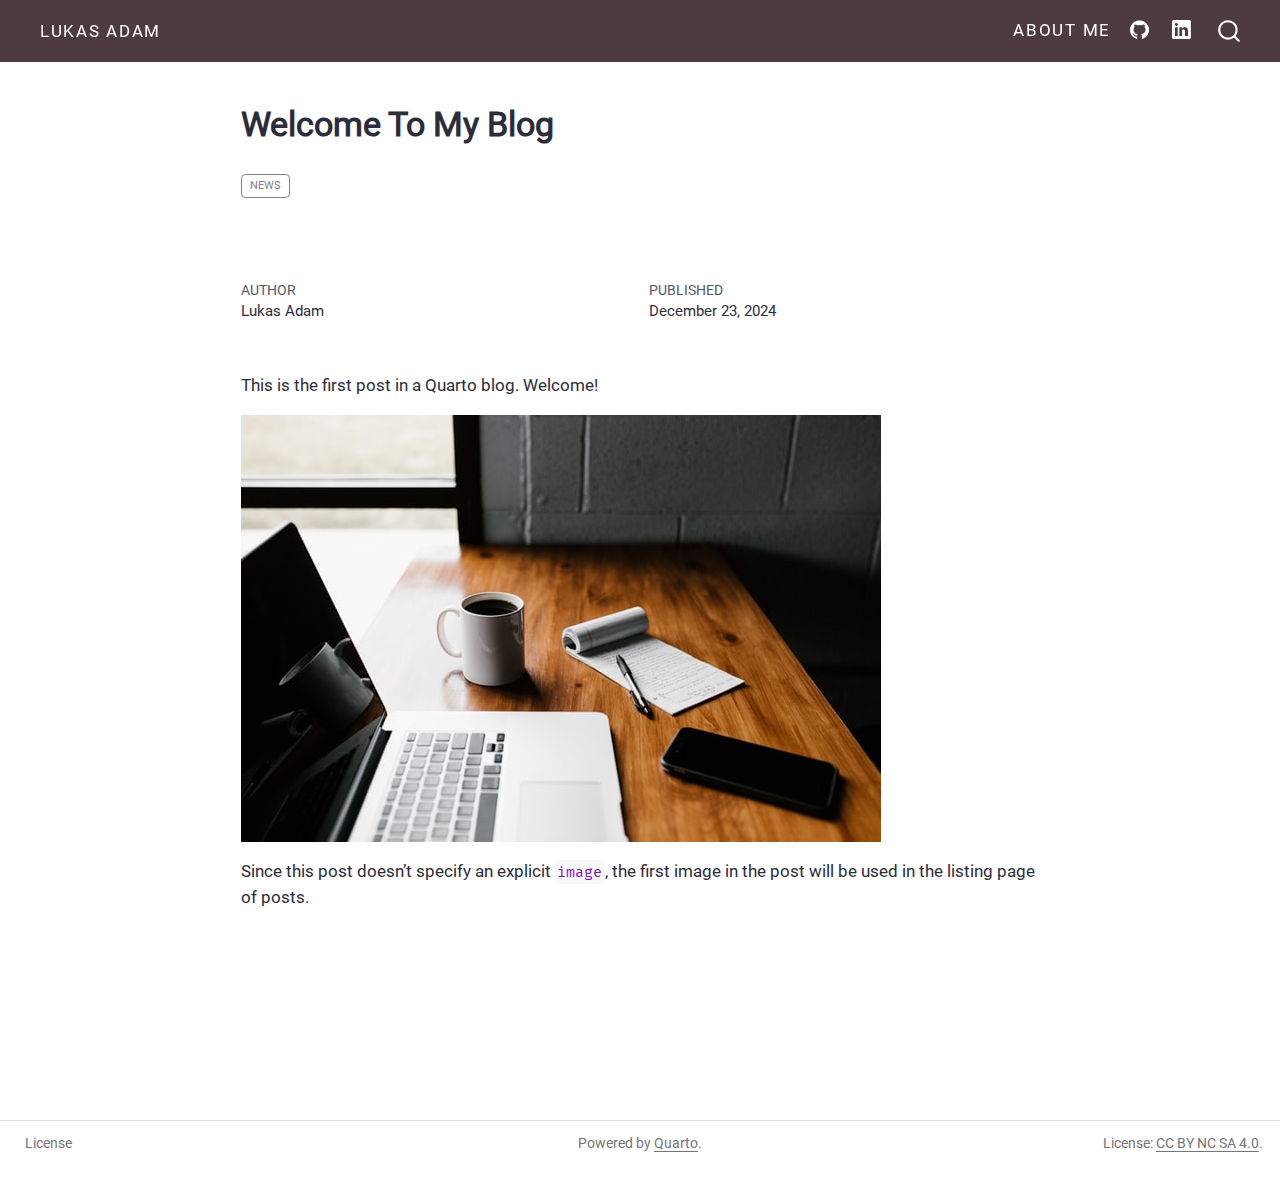
<file: docs/posts/welcome/index.html>
<!DOCTYPE html>
<html xmlns="http://www.w3.org/1999/xhtml" lang="en" xml:lang="en"><head>

<meta charset="utf-8">
<meta name="generator" content="quarto-1.4.552">

<meta name="viewport" content="width=device-width, initial-scale=1.0, user-scalable=yes">

<meta name="author" content="Lukas Adam">
<meta name="dcterms.date" content="2024-12-23">

<title>Welcome To My Blog</title>
<style>
code{white-space: pre-wrap;}
span.smallcaps{font-variant: small-caps;}
div.columns{display: flex; gap: min(4vw, 1.5em);}
div.column{flex: auto; overflow-x: auto;}
div.hanging-indent{margin-left: 1.5em; text-indent: -1.5em;}
ul.task-list{list-style: none;}
ul.task-list li input[type="checkbox"] {
  width: 0.8em;
  margin: 0 0.8em 0.2em -1em; /* quarto-specific, see https://github.com/quarto-dev/quarto-cli/issues/4556 */ 
  vertical-align: middle;
}
</style>


<script src="../../site_libs/quarto-nav/quarto-nav.js"></script>
<script src="../../site_libs/quarto-nav/headroom.min.js"></script>
<script src="../../site_libs/clipboard/clipboard.min.js"></script>
<script src="../../site_libs/quarto-search/autocomplete.umd.js"></script>
<script src="../../site_libs/quarto-search/fuse.min.js"></script>
<script src="../../site_libs/quarto-search/quarto-search.js"></script>
<meta name="quarto:offset" content="../../">
<script src="../../site_libs/quarto-html/quarto.js"></script>
<script src="../../site_libs/quarto-html/popper.min.js"></script>
<script src="../../site_libs/quarto-html/tippy.umd.min.js"></script>
<script src="../../site_libs/quarto-html/anchor.min.js"></script>
<link href="../../site_libs/quarto-html/tippy.css" rel="stylesheet">
<link href="../../site_libs/quarto-html/quarto-syntax-highlighting.css" rel="stylesheet" id="quarto-text-highlighting-styles">
<script src="../../site_libs/bootstrap/bootstrap.min.js"></script>
<link href="../../site_libs/bootstrap/bootstrap-icons.css" rel="stylesheet">
<link href="../../site_libs/bootstrap/bootstrap.min.css" rel="stylesheet" id="quarto-bootstrap" data-mode="light">
<script id="quarto-search-options" type="application/json">{
  "location": "navbar",
  "copy-button": false,
  "collapse-after": 3,
  "panel-placement": "end",
  "type": "overlay",
  "limit": 50,
  "keyboard-shortcut": [
    "f",
    "/",
    "s"
  ],
  "show-item-context": false,
  "language": {
    "search-no-results-text": "No results",
    "search-matching-documents-text": "matching documents",
    "search-copy-link-title": "Copy link to search",
    "search-hide-matches-text": "Hide additional matches",
    "search-more-match-text": "more match in this document",
    "search-more-matches-text": "more matches in this document",
    "search-clear-button-title": "Clear",
    "search-text-placeholder": "",
    "search-detached-cancel-button-title": "Cancel",
    "search-submit-button-title": "Submit",
    "search-label": "Search"
  }
}</script>


<link rel="stylesheet" href="../../styles.css">
<meta property="og:title" content="lukasadam">
<meta property="og:description" content="Personal website of Lukas Adam">
<meta property="og:image" content="https://lukas-adam.com/posts/welcome/www/favicon.png">
</head>

<body class="nav-fixed fullcontent">

<div id="quarto-search-results"></div>
  <header id="quarto-header" class="headroom fixed-top quarto-banner">
    <nav class="navbar navbar-expand-lg " data-bs-theme="dark">
      <div class="navbar-container container-fluid">
            <div id="quarto-search" class="" title="Search"></div>
          <button class="navbar-toggler" type="button" data-bs-toggle="collapse" data-bs-target="#navbarCollapse" aria-controls="navbarCollapse" aria-expanded="false" aria-label="Toggle navigation" onclick="if (window.quartoToggleHeadroom) { window.quartoToggleHeadroom(); }">
  <span class="navbar-toggler-icon"></span>
</button>
          <div class="collapse navbar-collapse" id="navbarCollapse">
            <ul class="navbar-nav navbar-nav-scroll me-auto">
  <li class="nav-item">
    <a class="nav-link" href="../../index.html"> 
<span class="menu-text">Lukas Adam</span></a>
  </li>  
</ul>
            <ul class="navbar-nav navbar-nav-scroll ms-auto">
  <li class="nav-item">
    <a class="nav-link" href="https://lukasadam.github.io/online-cv/"> 
<span class="menu-text">About me</span></a>
  </li>  
  <li class="nav-item compact">
    <a class="nav-link" href="https://github.com/lukasadam"> <i class="bi bi-github" role="img">
</i> 
<span class="menu-text"></span></a>
  </li>  
  <li class="nav-item compact">
    <a class="nav-link" href="https://linkedin.com/in/lukas-adam"> <i class="bi bi-linkedin" role="img">
</i> 
<span class="menu-text"></span></a>
  </li>  
</ul>
          </div> <!-- /navcollapse -->
          <div class="quarto-navbar-tools">
</div>
      </div> <!-- /container-fluid -->
    </nav>
</header>
<!-- content -->
<header id="title-block-header" class="quarto-title-block default page-columns page-full">
  <div class="quarto-title-banner page-columns page-full">
    <div class="quarto-title column-body">
      <h1 class="title">Welcome To My Blog</h1>
                                <div class="quarto-categories">
                <div class="quarto-category">News</div>
              </div>
                  </div>
  </div>
    
  
  <div class="quarto-title-meta">

      <div>
      <div class="quarto-title-meta-heading">Author</div>
      <div class="quarto-title-meta-contents">
               <p>Lukas Adam </p>
            </div>
    </div>
      
      <div>
      <div class="quarto-title-meta-heading">Published</div>
      <div class="quarto-title-meta-contents">
        <p class="date">December 23, 2024</p>
      </div>
    </div>
    
      
    </div>
    
  
  </header><div id="quarto-content" class="quarto-container page-columns page-rows-contents page-layout-article page-navbar">
<!-- sidebar -->
<!-- margin-sidebar -->
    
<!-- main -->
<main class="content quarto-banner-title-block" id="quarto-document-content">





<p>This is the first post in a Quarto blog. Welcome!</p>
<p><img src="thumbnail.jpg" class="img-fluid"></p>
<p>Since this post doesn’t specify an explicit <code>image</code>, the first image in the post will be used in the listing page of posts.</p>



</main> <!-- /main -->
<script id="quarto-html-after-body" type="application/javascript">
window.document.addEventListener("DOMContentLoaded", function (event) {
  const toggleBodyColorMode = (bsSheetEl) => {
    const mode = bsSheetEl.getAttribute("data-mode");
    const bodyEl = window.document.querySelector("body");
    if (mode === "dark") {
      bodyEl.classList.add("quarto-dark");
      bodyEl.classList.remove("quarto-light");
    } else {
      bodyEl.classList.add("quarto-light");
      bodyEl.classList.remove("quarto-dark");
    }
  }
  const toggleBodyColorPrimary = () => {
    const bsSheetEl = window.document.querySelector("link#quarto-bootstrap");
    if (bsSheetEl) {
      toggleBodyColorMode(bsSheetEl);
    }
  }
  toggleBodyColorPrimary();  
  const icon = "";
  const anchorJS = new window.AnchorJS();
  anchorJS.options = {
    placement: 'right',
    icon: icon
  };
  anchorJS.add('.anchored');
    var localhostRegex = new RegExp(/^(?:http|https):\/\/localhost\:?[0-9]*\//);
    var mailtoRegex = new RegExp(/^mailto:/);
      var filterRegex = new RegExp("https:\/\/lukas-adam\.com");
    var isInternal = (href) => {
        return filterRegex.test(href) || localhostRegex.test(href) || mailtoRegex.test(href);
    }
    // Inspect non-navigation links and adorn them if external
 	var links = window.document.querySelectorAll('a[href]:not(.nav-link):not(.navbar-brand):not(.toc-action):not(.sidebar-link):not(.sidebar-item-toggle):not(.pagination-link):not(.no-external):not([aria-hidden]):not(.dropdown-item):not(.quarto-navigation-tool)');
    for (var i=0; i<links.length; i++) {
      const link = links[i];
      if (!isInternal(link.href)) {
        // undo the damage that might have been done by quarto-nav.js in the case of
        // links that we want to consider external
        if (link.dataset.originalHref !== undefined) {
          link.href = link.dataset.originalHref;
        }
          // target, if specified
          link.setAttribute("target", "_blank");
          if (link.getAttribute("rel") === null) {
            link.setAttribute("rel", "noopener");
          }
      }
    }
  function tippyHover(el, contentFn, onTriggerFn, onUntriggerFn) {
    const config = {
      allowHTML: true,
      maxWidth: 500,
      delay: 100,
      arrow: false,
      appendTo: function(el) {
          return el.parentElement;
      },
      interactive: true,
      interactiveBorder: 10,
      theme: 'quarto',
      placement: 'bottom-start',
    };
    if (contentFn) {
      config.content = contentFn;
    }
    if (onTriggerFn) {
      config.onTrigger = onTriggerFn;
    }
    if (onUntriggerFn) {
      config.onUntrigger = onUntriggerFn;
    }
    window.tippy(el, config); 
  }
  const noterefs = window.document.querySelectorAll('a[role="doc-noteref"]');
  for (var i=0; i<noterefs.length; i++) {
    const ref = noterefs[i];
    tippyHover(ref, function() {
      // use id or data attribute instead here
      let href = ref.getAttribute('data-footnote-href') || ref.getAttribute('href');
      try { href = new URL(href).hash; } catch {}
      const id = href.replace(/^#\/?/, "");
      const note = window.document.getElementById(id);
      if (note) {
        return note.innerHTML;
      } else {
        return "";
      }
    });
  }
  const xrefs = window.document.querySelectorAll('a.quarto-xref');
  const processXRef = (id, note) => {
    // Strip column container classes
    const stripColumnClz = (el) => {
      el.classList.remove("page-full", "page-columns");
      if (el.children) {
        for (const child of el.children) {
          stripColumnClz(child);
        }
      }
    }
    stripColumnClz(note)
    if (id === null || id.startsWith('sec-')) {
      // Special case sections, only their first couple elements
      const container = document.createElement("div");
      if (note.children && note.children.length > 2) {
        container.appendChild(note.children[0].cloneNode(true));
        for (let i = 1; i < note.children.length; i++) {
          const child = note.children[i];
          if (child.tagName === "P" && child.innerText === "") {
            continue;
          } else {
            container.appendChild(child.cloneNode(true));
            break;
          }
        }
        if (window.Quarto?.typesetMath) {
          window.Quarto.typesetMath(container);
        }
        return container.innerHTML
      } else {
        if (window.Quarto?.typesetMath) {
          window.Quarto.typesetMath(note);
        }
        return note.innerHTML;
      }
    } else {
      // Remove any anchor links if they are present
      const anchorLink = note.querySelector('a.anchorjs-link');
      if (anchorLink) {
        anchorLink.remove();
      }
      if (window.Quarto?.typesetMath) {
        window.Quarto.typesetMath(note);
      }
      // TODO in 1.5, we should make sure this works without a callout special case
      if (note.classList.contains("callout")) {
        return note.outerHTML;
      } else {
        return note.innerHTML;
      }
    }
  }
  for (var i=0; i<xrefs.length; i++) {
    const xref = xrefs[i];
    tippyHover(xref, undefined, function(instance) {
      instance.disable();
      let url = xref.getAttribute('href');
      let hash = undefined; 
      if (url.startsWith('#')) {
        hash = url;
      } else {
        try { hash = new URL(url).hash; } catch {}
      }
      if (hash) {
        const id = hash.replace(/^#\/?/, "");
        const note = window.document.getElementById(id);
        if (note !== null) {
          try {
            const html = processXRef(id, note.cloneNode(true));
            instance.setContent(html);
          } finally {
            instance.enable();
            instance.show();
          }
        } else {
          // See if we can fetch this
          fetch(url.split('#')[0])
          .then(res => res.text())
          .then(html => {
            const parser = new DOMParser();
            const htmlDoc = parser.parseFromString(html, "text/html");
            const note = htmlDoc.getElementById(id);
            if (note !== null) {
              const html = processXRef(id, note);
              instance.setContent(html);
            } 
          }).finally(() => {
            instance.enable();
            instance.show();
          });
        }
      } else {
        // See if we can fetch a full url (with no hash to target)
        // This is a special case and we should probably do some content thinning / targeting
        fetch(url)
        .then(res => res.text())
        .then(html => {
          const parser = new DOMParser();
          const htmlDoc = parser.parseFromString(html, "text/html");
          const note = htmlDoc.querySelector('main.content');
          if (note !== null) {
            // This should only happen for chapter cross references
            // (since there is no id in the URL)
            // remove the first header
            if (note.children.length > 0 && note.children[0].tagName === "HEADER") {
              note.children[0].remove();
            }
            const html = processXRef(null, note);
            instance.setContent(html);
          } 
        }).finally(() => {
          instance.enable();
          instance.show();
        });
      }
    }, function(instance) {
    });
  }
      let selectedAnnoteEl;
      const selectorForAnnotation = ( cell, annotation) => {
        let cellAttr = 'data-code-cell="' + cell + '"';
        let lineAttr = 'data-code-annotation="' +  annotation + '"';
        const selector = 'span[' + cellAttr + '][' + lineAttr + ']';
        return selector;
      }
      const selectCodeLines = (annoteEl) => {
        const doc = window.document;
        const targetCell = annoteEl.getAttribute("data-target-cell");
        const targetAnnotation = annoteEl.getAttribute("data-target-annotation");
        const annoteSpan = window.document.querySelector(selectorForAnnotation(targetCell, targetAnnotation));
        const lines = annoteSpan.getAttribute("data-code-lines").split(",");
        const lineIds = lines.map((line) => {
          return targetCell + "-" + line;
        })
        let top = null;
        let height = null;
        let parent = null;
        if (lineIds.length > 0) {
            //compute the position of the single el (top and bottom and make a div)
            const el = window.document.getElementById(lineIds[0]);
            top = el.offsetTop;
            height = el.offsetHeight;
            parent = el.parentElement.parentElement;
          if (lineIds.length > 1) {
            const lastEl = window.document.getElementById(lineIds[lineIds.length - 1]);
            const bottom = lastEl.offsetTop + lastEl.offsetHeight;
            height = bottom - top;
          }
          if (top !== null && height !== null && parent !== null) {
            // cook up a div (if necessary) and position it 
            let div = window.document.getElementById("code-annotation-line-highlight");
            if (div === null) {
              div = window.document.createElement("div");
              div.setAttribute("id", "code-annotation-line-highlight");
              div.style.position = 'absolute';
              parent.appendChild(div);
            }
            div.style.top = top - 2 + "px";
            div.style.height = height + 4 + "px";
            div.style.left = 0;
            let gutterDiv = window.document.getElementById("code-annotation-line-highlight-gutter");
            if (gutterDiv === null) {
              gutterDiv = window.document.createElement("div");
              gutterDiv.setAttribute("id", "code-annotation-line-highlight-gutter");
              gutterDiv.style.position = 'absolute';
              const codeCell = window.document.getElementById(targetCell);
              const gutter = codeCell.querySelector('.code-annotation-gutter');
              gutter.appendChild(gutterDiv);
            }
            gutterDiv.style.top = top - 2 + "px";
            gutterDiv.style.height = height + 4 + "px";
          }
          selectedAnnoteEl = annoteEl;
        }
      };
      const unselectCodeLines = () => {
        const elementsIds = ["code-annotation-line-highlight", "code-annotation-line-highlight-gutter"];
        elementsIds.forEach((elId) => {
          const div = window.document.getElementById(elId);
          if (div) {
            div.remove();
          }
        });
        selectedAnnoteEl = undefined;
      };
        // Handle positioning of the toggle
    window.addEventListener(
      "resize",
      throttle(() => {
        elRect = undefined;
        if (selectedAnnoteEl) {
          selectCodeLines(selectedAnnoteEl);
        }
      }, 10)
    );
    function throttle(fn, ms) {
    let throttle = false;
    let timer;
      return (...args) => {
        if(!throttle) { // first call gets through
            fn.apply(this, args);
            throttle = true;
        } else { // all the others get throttled
            if(timer) clearTimeout(timer); // cancel #2
            timer = setTimeout(() => {
              fn.apply(this, args);
              timer = throttle = false;
            }, ms);
        }
      };
    }
      // Attach click handler to the DT
      const annoteDls = window.document.querySelectorAll('dt[data-target-cell]');
      for (const annoteDlNode of annoteDls) {
        annoteDlNode.addEventListener('click', (event) => {
          const clickedEl = event.target;
          if (clickedEl !== selectedAnnoteEl) {
            unselectCodeLines();
            const activeEl = window.document.querySelector('dt[data-target-cell].code-annotation-active');
            if (activeEl) {
              activeEl.classList.remove('code-annotation-active');
            }
            selectCodeLines(clickedEl);
            clickedEl.classList.add('code-annotation-active');
          } else {
            // Unselect the line
            unselectCodeLines();
            clickedEl.classList.remove('code-annotation-active');
          }
        });
      }
  const findCites = (el) => {
    const parentEl = el.parentElement;
    if (parentEl) {
      const cites = parentEl.dataset.cites;
      if (cites) {
        return {
          el,
          cites: cites.split(' ')
        };
      } else {
        return findCites(el.parentElement)
      }
    } else {
      return undefined;
    }
  };
  var bibliorefs = window.document.querySelectorAll('a[role="doc-biblioref"]');
  for (var i=0; i<bibliorefs.length; i++) {
    const ref = bibliorefs[i];
    const citeInfo = findCites(ref);
    if (citeInfo) {
      tippyHover(citeInfo.el, function() {
        var popup = window.document.createElement('div');
        citeInfo.cites.forEach(function(cite) {
          var citeDiv = window.document.createElement('div');
          citeDiv.classList.add('hanging-indent');
          citeDiv.classList.add('csl-entry');
          var biblioDiv = window.document.getElementById('ref-' + cite);
          if (biblioDiv) {
            citeDiv.innerHTML = biblioDiv.innerHTML;
          }
          popup.appendChild(citeDiv);
        });
        return popup.innerHTML;
      });
    }
  }
});
</script>
</div> <!-- /content -->
<footer class="footer">
  <div class="nav-footer">
    <div class="nav-footer-left">
      <ul class="footer-items list-unstyled">
    <li class="nav-item">
    <a class="nav-link" href="../../license.html">
<p>License</p>
</a>
  </li>  
</ul>
    </div>   
    <div class="nav-footer-center">
<p>Powered by <a href="https://quarto.org">Quarto</a>.</p>
</div>
    <div class="nav-footer-right">
<p>License: <a href="https://creativecommons.org/licenses/by-nc-sa/4.0">CC BY NC SA 4.0</a>.</p>
</div>
  </div>
</footer>




</body></html>
</file>
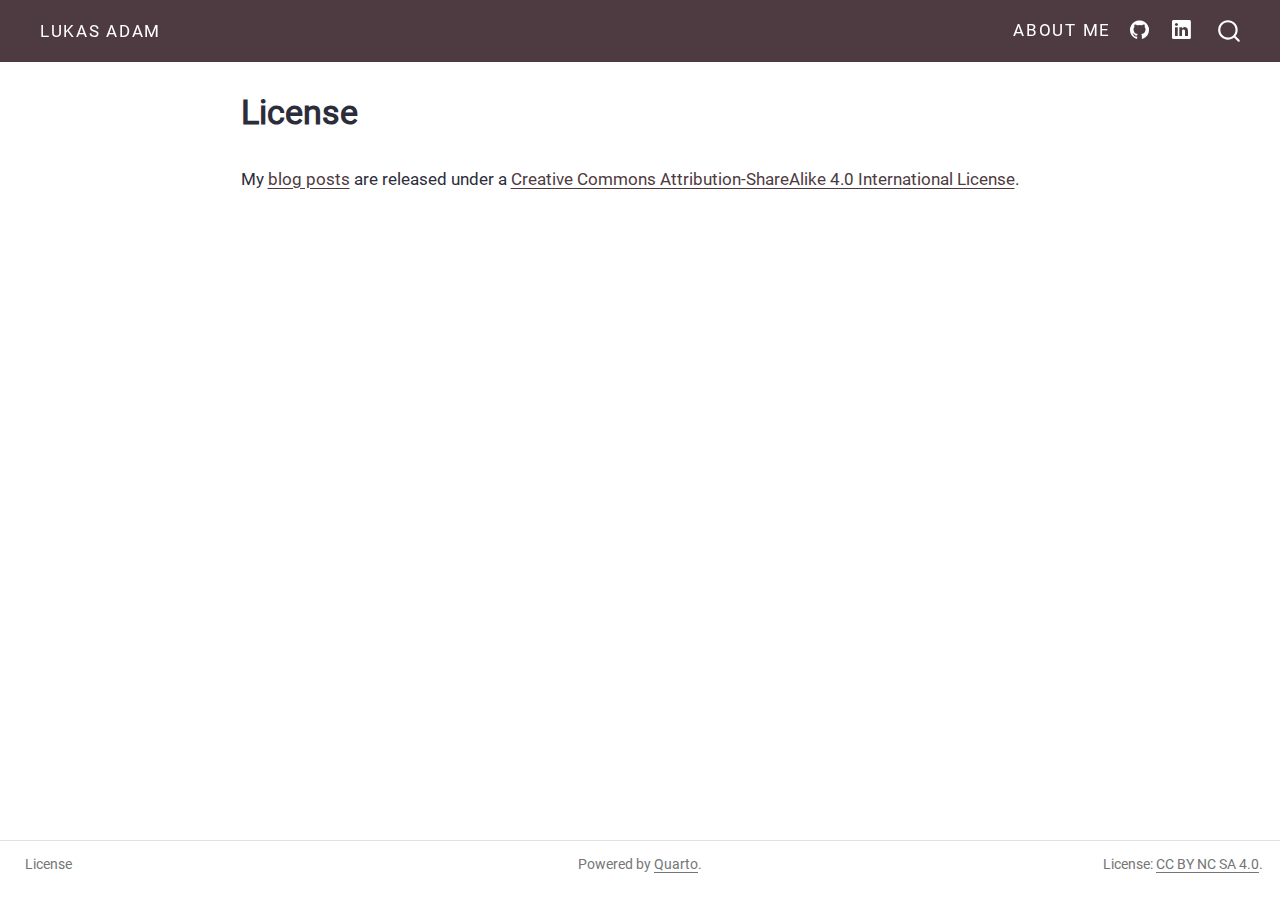
<file: docs/license.html>
<!DOCTYPE html>
<html xmlns="http://www.w3.org/1999/xhtml" lang="en" xml:lang="en"><head>

<meta charset="utf-8">
<meta name="generator" content="quarto-1.4.552">

<meta name="viewport" content="width=device-width, initial-scale=1.0, user-scalable=yes">


<title>License</title>
<style>
code{white-space: pre-wrap;}
span.smallcaps{font-variant: small-caps;}
div.columns{display: flex; gap: min(4vw, 1.5em);}
div.column{flex: auto; overflow-x: auto;}
div.hanging-indent{margin-left: 1.5em; text-indent: -1.5em;}
ul.task-list{list-style: none;}
ul.task-list li input[type="checkbox"] {
  width: 0.8em;
  margin: 0 0.8em 0.2em -1em; /* quarto-specific, see https://github.com/quarto-dev/quarto-cli/issues/4556 */ 
  vertical-align: middle;
}
</style>


<script src="site_libs/quarto-nav/quarto-nav.js"></script>
<script src="site_libs/quarto-nav/headroom.min.js"></script>
<script src="site_libs/clipboard/clipboard.min.js"></script>
<script src="site_libs/quarto-search/autocomplete.umd.js"></script>
<script src="site_libs/quarto-search/fuse.min.js"></script>
<script src="site_libs/quarto-search/quarto-search.js"></script>
<meta name="quarto:offset" content="./">
<script src="site_libs/quarto-html/quarto.js"></script>
<script src="site_libs/quarto-html/popper.min.js"></script>
<script src="site_libs/quarto-html/tippy.umd.min.js"></script>
<script src="site_libs/quarto-html/anchor.min.js"></script>
<link href="site_libs/quarto-html/tippy.css" rel="stylesheet">
<link href="site_libs/quarto-html/quarto-syntax-highlighting.css" rel="stylesheet" id="quarto-text-highlighting-styles">
<script src="site_libs/bootstrap/bootstrap.min.js"></script>
<link href="site_libs/bootstrap/bootstrap-icons.css" rel="stylesheet">
<link href="site_libs/bootstrap/bootstrap.min.css" rel="stylesheet" id="quarto-bootstrap" data-mode="light">
<script id="quarto-search-options" type="application/json">{
  "location": "navbar",
  "copy-button": false,
  "collapse-after": 3,
  "panel-placement": "end",
  "type": "overlay",
  "limit": 50,
  "keyboard-shortcut": [
    "f",
    "/",
    "s"
  ],
  "show-item-context": false,
  "language": {
    "search-no-results-text": "No results",
    "search-matching-documents-text": "matching documents",
    "search-copy-link-title": "Copy link to search",
    "search-hide-matches-text": "Hide additional matches",
    "search-more-match-text": "more match in this document",
    "search-more-matches-text": "more matches in this document",
    "search-clear-button-title": "Clear",
    "search-text-placeholder": "",
    "search-detached-cancel-button-title": "Cancel",
    "search-submit-button-title": "Submit",
    "search-label": "Search"
  }
}</script>


<link rel="stylesheet" href="styles.css">
<meta property="og:title" content="lukasadam">
<meta property="og:description" content="Personal website of Lukas Adam">
<meta property="og:image" content="https://lukas-adam.com/www/favicon.png">
</head>

<body class="nav-fixed fullcontent">

<div id="quarto-search-results"></div>
  <header id="quarto-header" class="headroom fixed-top">
    <nav class="navbar navbar-expand-lg " data-bs-theme="dark">
      <div class="navbar-container container-fluid">
            <div id="quarto-search" class="" title="Search"></div>
          <button class="navbar-toggler" type="button" data-bs-toggle="collapse" data-bs-target="#navbarCollapse" aria-controls="navbarCollapse" aria-expanded="false" aria-label="Toggle navigation" onclick="if (window.quartoToggleHeadroom) { window.quartoToggleHeadroom(); }">
  <span class="navbar-toggler-icon"></span>
</button>
          <div class="collapse navbar-collapse" id="navbarCollapse">
            <ul class="navbar-nav navbar-nav-scroll me-auto">
  <li class="nav-item">
    <a class="nav-link" href="./index.html"> 
<span class="menu-text">Lukas Adam</span></a>
  </li>  
</ul>
            <ul class="navbar-nav navbar-nav-scroll ms-auto">
  <li class="nav-item">
    <a class="nav-link" href="https://lukasadam.github.io/online-cv/"> 
<span class="menu-text">About me</span></a>
  </li>  
  <li class="nav-item compact">
    <a class="nav-link" href="https://github.com/lukasadam"> <i class="bi bi-github" role="img">
</i> 
<span class="menu-text"></span></a>
  </li>  
  <li class="nav-item compact">
    <a class="nav-link" href="https://linkedin.com/in/lukas-adam"> <i class="bi bi-linkedin" role="img">
</i> 
<span class="menu-text"></span></a>
  </li>  
</ul>
          </div> <!-- /navcollapse -->
          <div class="quarto-navbar-tools">
</div>
      </div> <!-- /container-fluid -->
    </nav>
</header>
<!-- content -->
<div id="quarto-content" class="quarto-container page-columns page-rows-contents page-layout-article page-navbar">
<!-- sidebar -->
<!-- margin-sidebar -->
    
<!-- main -->
<main class="content" id="quarto-document-content">

<header id="title-block-header" class="quarto-title-block default">
<div class="quarto-title">
<h1 class="title">License</h1>
</div>



<div class="quarto-title-meta">

    
  
    
  </div>
  


</header>


<p>My <a href="./posts/">blog posts</a> are released under a <a href="http://creativecommons.org/licenses/by-sa/4.0/">Creative Commons Attribution-ShareAlike 4.0 International License</a>.</p>
<center>
<i class="fab fa-creative-commons fa-2x"></i><i class="fab fa-creative-commons-by fa-2x"></i><i class="fab fa-creative-commons-sa fa-2x"></i>
</center>



</main> <!-- /main -->
<script id="quarto-html-after-body" type="application/javascript">
window.document.addEventListener("DOMContentLoaded", function (event) {
  const toggleBodyColorMode = (bsSheetEl) => {
    const mode = bsSheetEl.getAttribute("data-mode");
    const bodyEl = window.document.querySelector("body");
    if (mode === "dark") {
      bodyEl.classList.add("quarto-dark");
      bodyEl.classList.remove("quarto-light");
    } else {
      bodyEl.classList.add("quarto-light");
      bodyEl.classList.remove("quarto-dark");
    }
  }
  const toggleBodyColorPrimary = () => {
    const bsSheetEl = window.document.querySelector("link#quarto-bootstrap");
    if (bsSheetEl) {
      toggleBodyColorMode(bsSheetEl);
    }
  }
  toggleBodyColorPrimary();  
  const icon = "";
  const anchorJS = new window.AnchorJS();
  anchorJS.options = {
    placement: 'right',
    icon: icon
  };
  anchorJS.add('.anchored');
    var localhostRegex = new RegExp(/^(?:http|https):\/\/localhost\:?[0-9]*\//);
    var mailtoRegex = new RegExp(/^mailto:/);
      var filterRegex = new RegExp("https:\/\/lukas-adam\.com");
    var isInternal = (href) => {
        return filterRegex.test(href) || localhostRegex.test(href) || mailtoRegex.test(href);
    }
    // Inspect non-navigation links and adorn them if external
 	var links = window.document.querySelectorAll('a[href]:not(.nav-link):not(.navbar-brand):not(.toc-action):not(.sidebar-link):not(.sidebar-item-toggle):not(.pagination-link):not(.no-external):not([aria-hidden]):not(.dropdown-item):not(.quarto-navigation-tool)');
    for (var i=0; i<links.length; i++) {
      const link = links[i];
      if (!isInternal(link.href)) {
        // undo the damage that might have been done by quarto-nav.js in the case of
        // links that we want to consider external
        if (link.dataset.originalHref !== undefined) {
          link.href = link.dataset.originalHref;
        }
          // target, if specified
          link.setAttribute("target", "_blank");
          if (link.getAttribute("rel") === null) {
            link.setAttribute("rel", "noopener");
          }
      }
    }
  function tippyHover(el, contentFn, onTriggerFn, onUntriggerFn) {
    const config = {
      allowHTML: true,
      maxWidth: 500,
      delay: 100,
      arrow: false,
      appendTo: function(el) {
          return el.parentElement;
      },
      interactive: true,
      interactiveBorder: 10,
      theme: 'quarto',
      placement: 'bottom-start',
    };
    if (contentFn) {
      config.content = contentFn;
    }
    if (onTriggerFn) {
      config.onTrigger = onTriggerFn;
    }
    if (onUntriggerFn) {
      config.onUntrigger = onUntriggerFn;
    }
    window.tippy(el, config); 
  }
  const noterefs = window.document.querySelectorAll('a[role="doc-noteref"]');
  for (var i=0; i<noterefs.length; i++) {
    const ref = noterefs[i];
    tippyHover(ref, function() {
      // use id or data attribute instead here
      let href = ref.getAttribute('data-footnote-href') || ref.getAttribute('href');
      try { href = new URL(href).hash; } catch {}
      const id = href.replace(/^#\/?/, "");
      const note = window.document.getElementById(id);
      if (note) {
        return note.innerHTML;
      } else {
        return "";
      }
    });
  }
  const xrefs = window.document.querySelectorAll('a.quarto-xref');
  const processXRef = (id, note) => {
    // Strip column container classes
    const stripColumnClz = (el) => {
      el.classList.remove("page-full", "page-columns");
      if (el.children) {
        for (const child of el.children) {
          stripColumnClz(child);
        }
      }
    }
    stripColumnClz(note)
    if (id === null || id.startsWith('sec-')) {
      // Special case sections, only their first couple elements
      const container = document.createElement("div");
      if (note.children && note.children.length > 2) {
        container.appendChild(note.children[0].cloneNode(true));
        for (let i = 1; i < note.children.length; i++) {
          const child = note.children[i];
          if (child.tagName === "P" && child.innerText === "") {
            continue;
          } else {
            container.appendChild(child.cloneNode(true));
            break;
          }
        }
        if (window.Quarto?.typesetMath) {
          window.Quarto.typesetMath(container);
        }
        return container.innerHTML
      } else {
        if (window.Quarto?.typesetMath) {
          window.Quarto.typesetMath(note);
        }
        return note.innerHTML;
      }
    } else {
      // Remove any anchor links if they are present
      const anchorLink = note.querySelector('a.anchorjs-link');
      if (anchorLink) {
        anchorLink.remove();
      }
      if (window.Quarto?.typesetMath) {
        window.Quarto.typesetMath(note);
      }
      // TODO in 1.5, we should make sure this works without a callout special case
      if (note.classList.contains("callout")) {
        return note.outerHTML;
      } else {
        return note.innerHTML;
      }
    }
  }
  for (var i=0; i<xrefs.length; i++) {
    const xref = xrefs[i];
    tippyHover(xref, undefined, function(instance) {
      instance.disable();
      let url = xref.getAttribute('href');
      let hash = undefined; 
      if (url.startsWith('#')) {
        hash = url;
      } else {
        try { hash = new URL(url).hash; } catch {}
      }
      if (hash) {
        const id = hash.replace(/^#\/?/, "");
        const note = window.document.getElementById(id);
        if (note !== null) {
          try {
            const html = processXRef(id, note.cloneNode(true));
            instance.setContent(html);
          } finally {
            instance.enable();
            instance.show();
          }
        } else {
          // See if we can fetch this
          fetch(url.split('#')[0])
          .then(res => res.text())
          .then(html => {
            const parser = new DOMParser();
            const htmlDoc = parser.parseFromString(html, "text/html");
            const note = htmlDoc.getElementById(id);
            if (note !== null) {
              const html = processXRef(id, note);
              instance.setContent(html);
            } 
          }).finally(() => {
            instance.enable();
            instance.show();
          });
        }
      } else {
        // See if we can fetch a full url (with no hash to target)
        // This is a special case and we should probably do some content thinning / targeting
        fetch(url)
        .then(res => res.text())
        .then(html => {
          const parser = new DOMParser();
          const htmlDoc = parser.parseFromString(html, "text/html");
          const note = htmlDoc.querySelector('main.content');
          if (note !== null) {
            // This should only happen for chapter cross references
            // (since there is no id in the URL)
            // remove the first header
            if (note.children.length > 0 && note.children[0].tagName === "HEADER") {
              note.children[0].remove();
            }
            const html = processXRef(null, note);
            instance.setContent(html);
          } 
        }).finally(() => {
          instance.enable();
          instance.show();
        });
      }
    }, function(instance) {
    });
  }
      let selectedAnnoteEl;
      const selectorForAnnotation = ( cell, annotation) => {
        let cellAttr = 'data-code-cell="' + cell + '"';
        let lineAttr = 'data-code-annotation="' +  annotation + '"';
        const selector = 'span[' + cellAttr + '][' + lineAttr + ']';
        return selector;
      }
      const selectCodeLines = (annoteEl) => {
        const doc = window.document;
        const targetCell = annoteEl.getAttribute("data-target-cell");
        const targetAnnotation = annoteEl.getAttribute("data-target-annotation");
        const annoteSpan = window.document.querySelector(selectorForAnnotation(targetCell, targetAnnotation));
        const lines = annoteSpan.getAttribute("data-code-lines").split(",");
        const lineIds = lines.map((line) => {
          return targetCell + "-" + line;
        })
        let top = null;
        let height = null;
        let parent = null;
        if (lineIds.length > 0) {
            //compute the position of the single el (top and bottom and make a div)
            const el = window.document.getElementById(lineIds[0]);
            top = el.offsetTop;
            height = el.offsetHeight;
            parent = el.parentElement.parentElement;
          if (lineIds.length > 1) {
            const lastEl = window.document.getElementById(lineIds[lineIds.length - 1]);
            const bottom = lastEl.offsetTop + lastEl.offsetHeight;
            height = bottom - top;
          }
          if (top !== null && height !== null && parent !== null) {
            // cook up a div (if necessary) and position it 
            let div = window.document.getElementById("code-annotation-line-highlight");
            if (div === null) {
              div = window.document.createElement("div");
              div.setAttribute("id", "code-annotation-line-highlight");
              div.style.position = 'absolute';
              parent.appendChild(div);
            }
            div.style.top = top - 2 + "px";
            div.style.height = height + 4 + "px";
            div.style.left = 0;
            let gutterDiv = window.document.getElementById("code-annotation-line-highlight-gutter");
            if (gutterDiv === null) {
              gutterDiv = window.document.createElement("div");
              gutterDiv.setAttribute("id", "code-annotation-line-highlight-gutter");
              gutterDiv.style.position = 'absolute';
              const codeCell = window.document.getElementById(targetCell);
              const gutter = codeCell.querySelector('.code-annotation-gutter');
              gutter.appendChild(gutterDiv);
            }
            gutterDiv.style.top = top - 2 + "px";
            gutterDiv.style.height = height + 4 + "px";
          }
          selectedAnnoteEl = annoteEl;
        }
      };
      const unselectCodeLines = () => {
        const elementsIds = ["code-annotation-line-highlight", "code-annotation-line-highlight-gutter"];
        elementsIds.forEach((elId) => {
          const div = window.document.getElementById(elId);
          if (div) {
            div.remove();
          }
        });
        selectedAnnoteEl = undefined;
      };
        // Handle positioning of the toggle
    window.addEventListener(
      "resize",
      throttle(() => {
        elRect = undefined;
        if (selectedAnnoteEl) {
          selectCodeLines(selectedAnnoteEl);
        }
      }, 10)
    );
    function throttle(fn, ms) {
    let throttle = false;
    let timer;
      return (...args) => {
        if(!throttle) { // first call gets through
            fn.apply(this, args);
            throttle = true;
        } else { // all the others get throttled
            if(timer) clearTimeout(timer); // cancel #2
            timer = setTimeout(() => {
              fn.apply(this, args);
              timer = throttle = false;
            }, ms);
        }
      };
    }
      // Attach click handler to the DT
      const annoteDls = window.document.querySelectorAll('dt[data-target-cell]');
      for (const annoteDlNode of annoteDls) {
        annoteDlNode.addEventListener('click', (event) => {
          const clickedEl = event.target;
          if (clickedEl !== selectedAnnoteEl) {
            unselectCodeLines();
            const activeEl = window.document.querySelector('dt[data-target-cell].code-annotation-active');
            if (activeEl) {
              activeEl.classList.remove('code-annotation-active');
            }
            selectCodeLines(clickedEl);
            clickedEl.classList.add('code-annotation-active');
          } else {
            // Unselect the line
            unselectCodeLines();
            clickedEl.classList.remove('code-annotation-active');
          }
        });
      }
  const findCites = (el) => {
    const parentEl = el.parentElement;
    if (parentEl) {
      const cites = parentEl.dataset.cites;
      if (cites) {
        return {
          el,
          cites: cites.split(' ')
        };
      } else {
        return findCites(el.parentElement)
      }
    } else {
      return undefined;
    }
  };
  var bibliorefs = window.document.querySelectorAll('a[role="doc-biblioref"]');
  for (var i=0; i<bibliorefs.length; i++) {
    const ref = bibliorefs[i];
    const citeInfo = findCites(ref);
    if (citeInfo) {
      tippyHover(citeInfo.el, function() {
        var popup = window.document.createElement('div');
        citeInfo.cites.forEach(function(cite) {
          var citeDiv = window.document.createElement('div');
          citeDiv.classList.add('hanging-indent');
          citeDiv.classList.add('csl-entry');
          var biblioDiv = window.document.getElementById('ref-' + cite);
          if (biblioDiv) {
            citeDiv.innerHTML = biblioDiv.innerHTML;
          }
          popup.appendChild(citeDiv);
        });
        return popup.innerHTML;
      });
    }
  }
});
</script>
</div> <!-- /content -->
<footer class="footer">
  <div class="nav-footer">
    <div class="nav-footer-left">
      <ul class="footer-items list-unstyled">
    <li class="nav-item">
    <a class="nav-link active" href="./license.html" aria-current="page">
<p>License</p>
</a>
  </li>  
</ul>
    </div>   
    <div class="nav-footer-center">
<p>Powered by <a href="https://quarto.org">Quarto</a>.</p>
</div>
    <div class="nav-footer-right">
<p>License: <a href="https://creativecommons.org/licenses/by-nc-sa/4.0">CC BY NC SA 4.0</a>.</p>
</div>
  </div>
</footer>




</body></html>
</file>
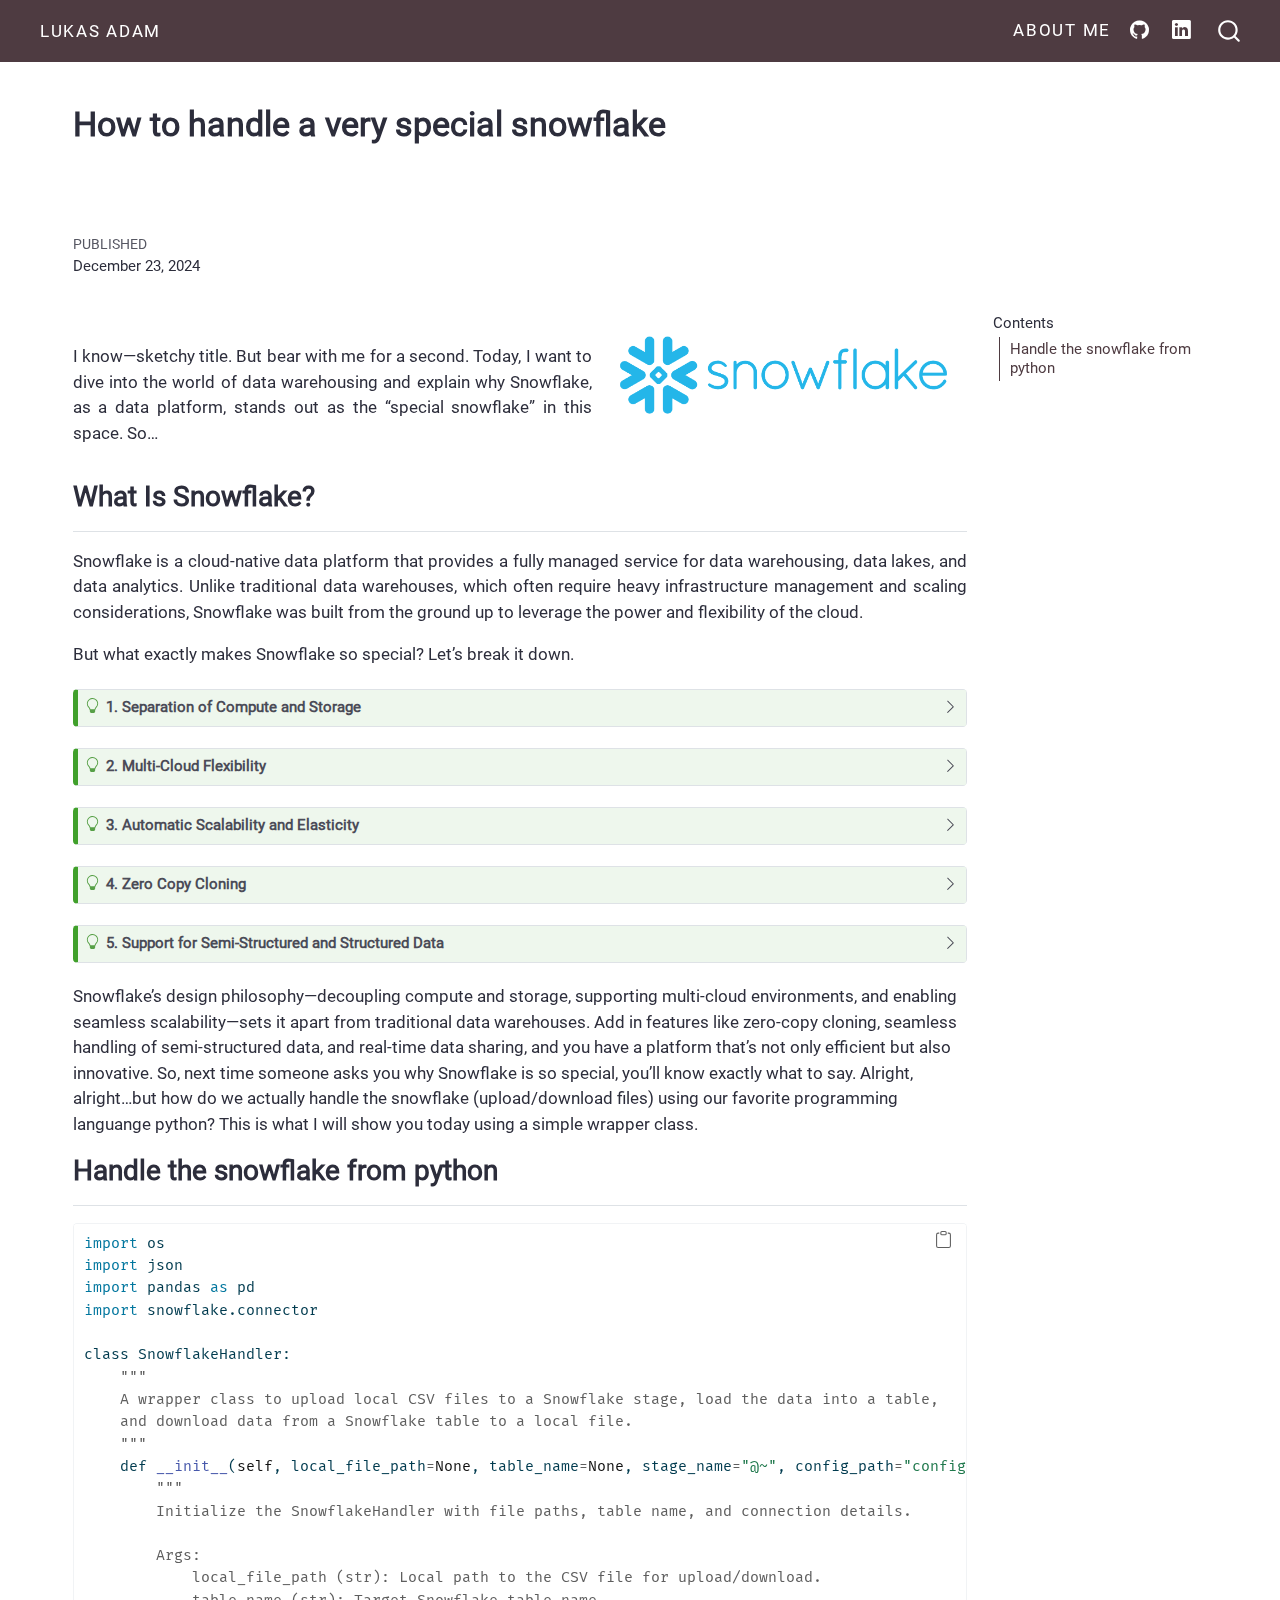
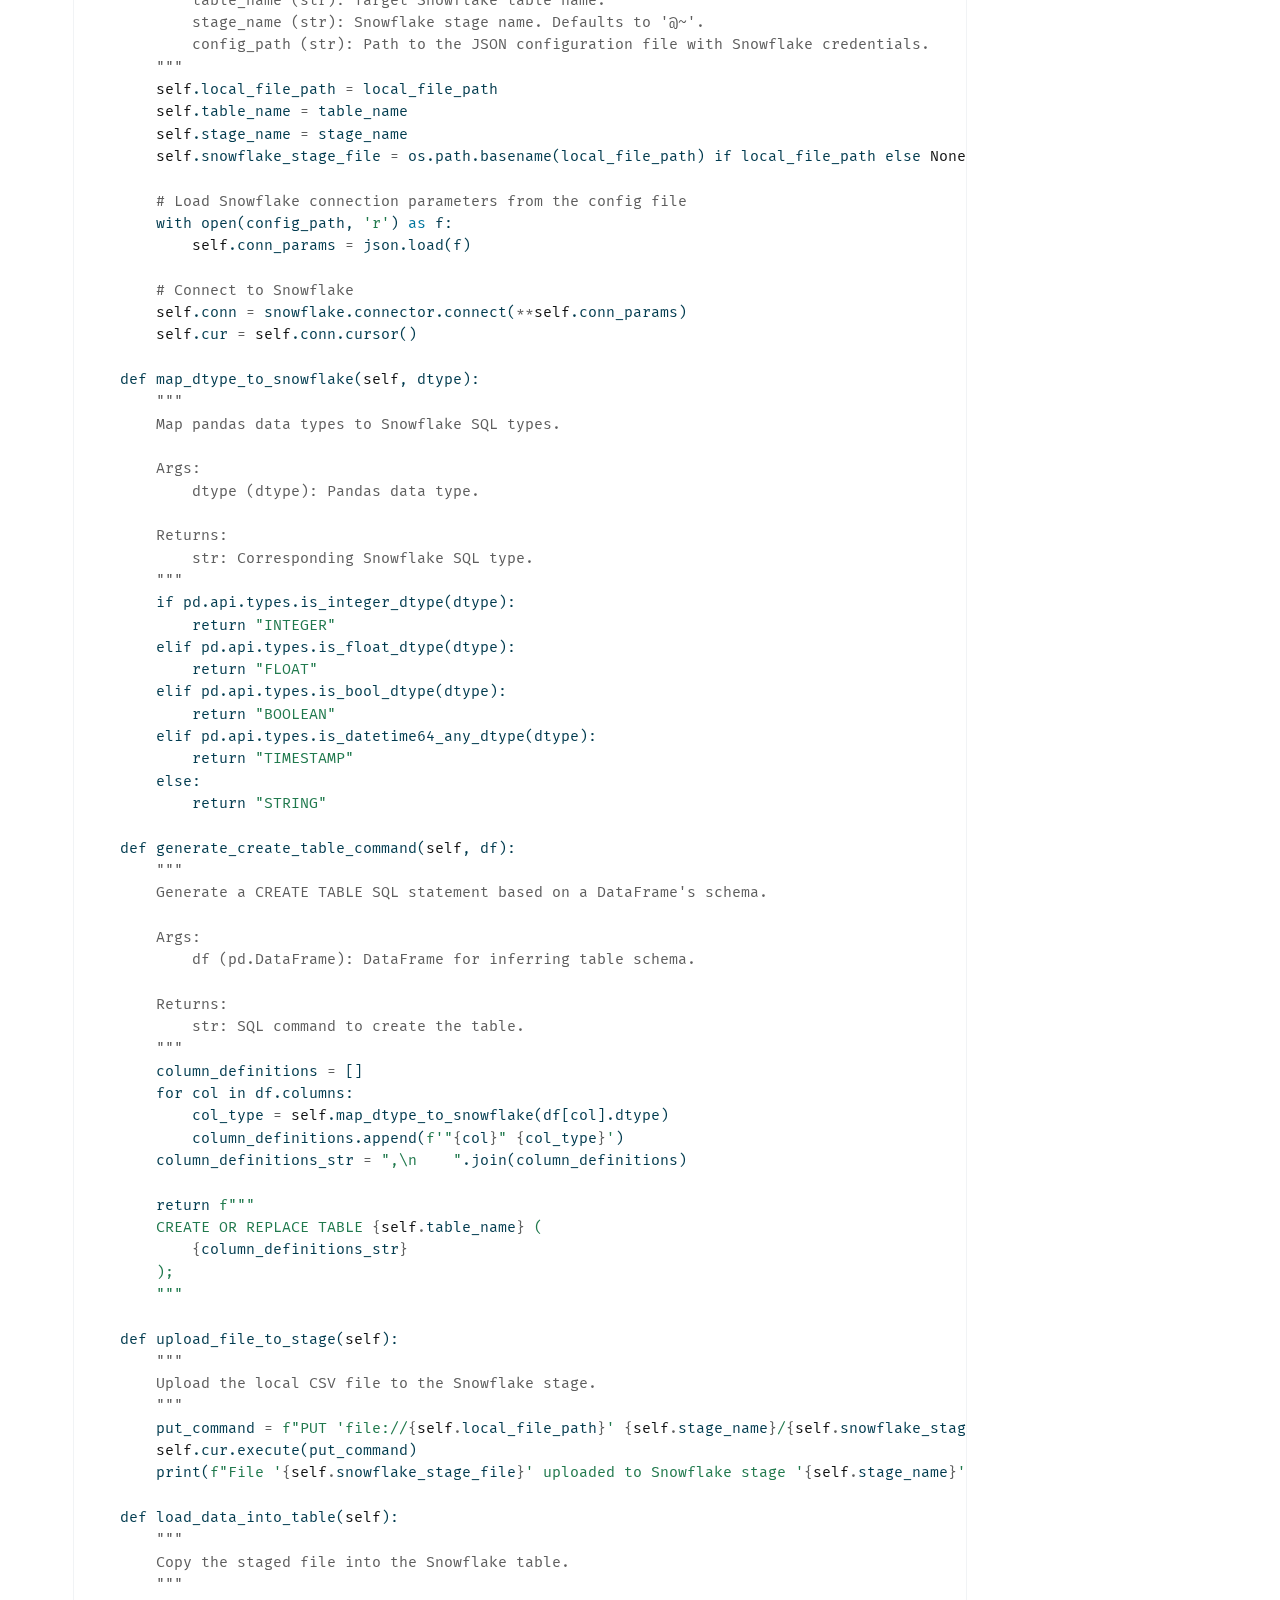
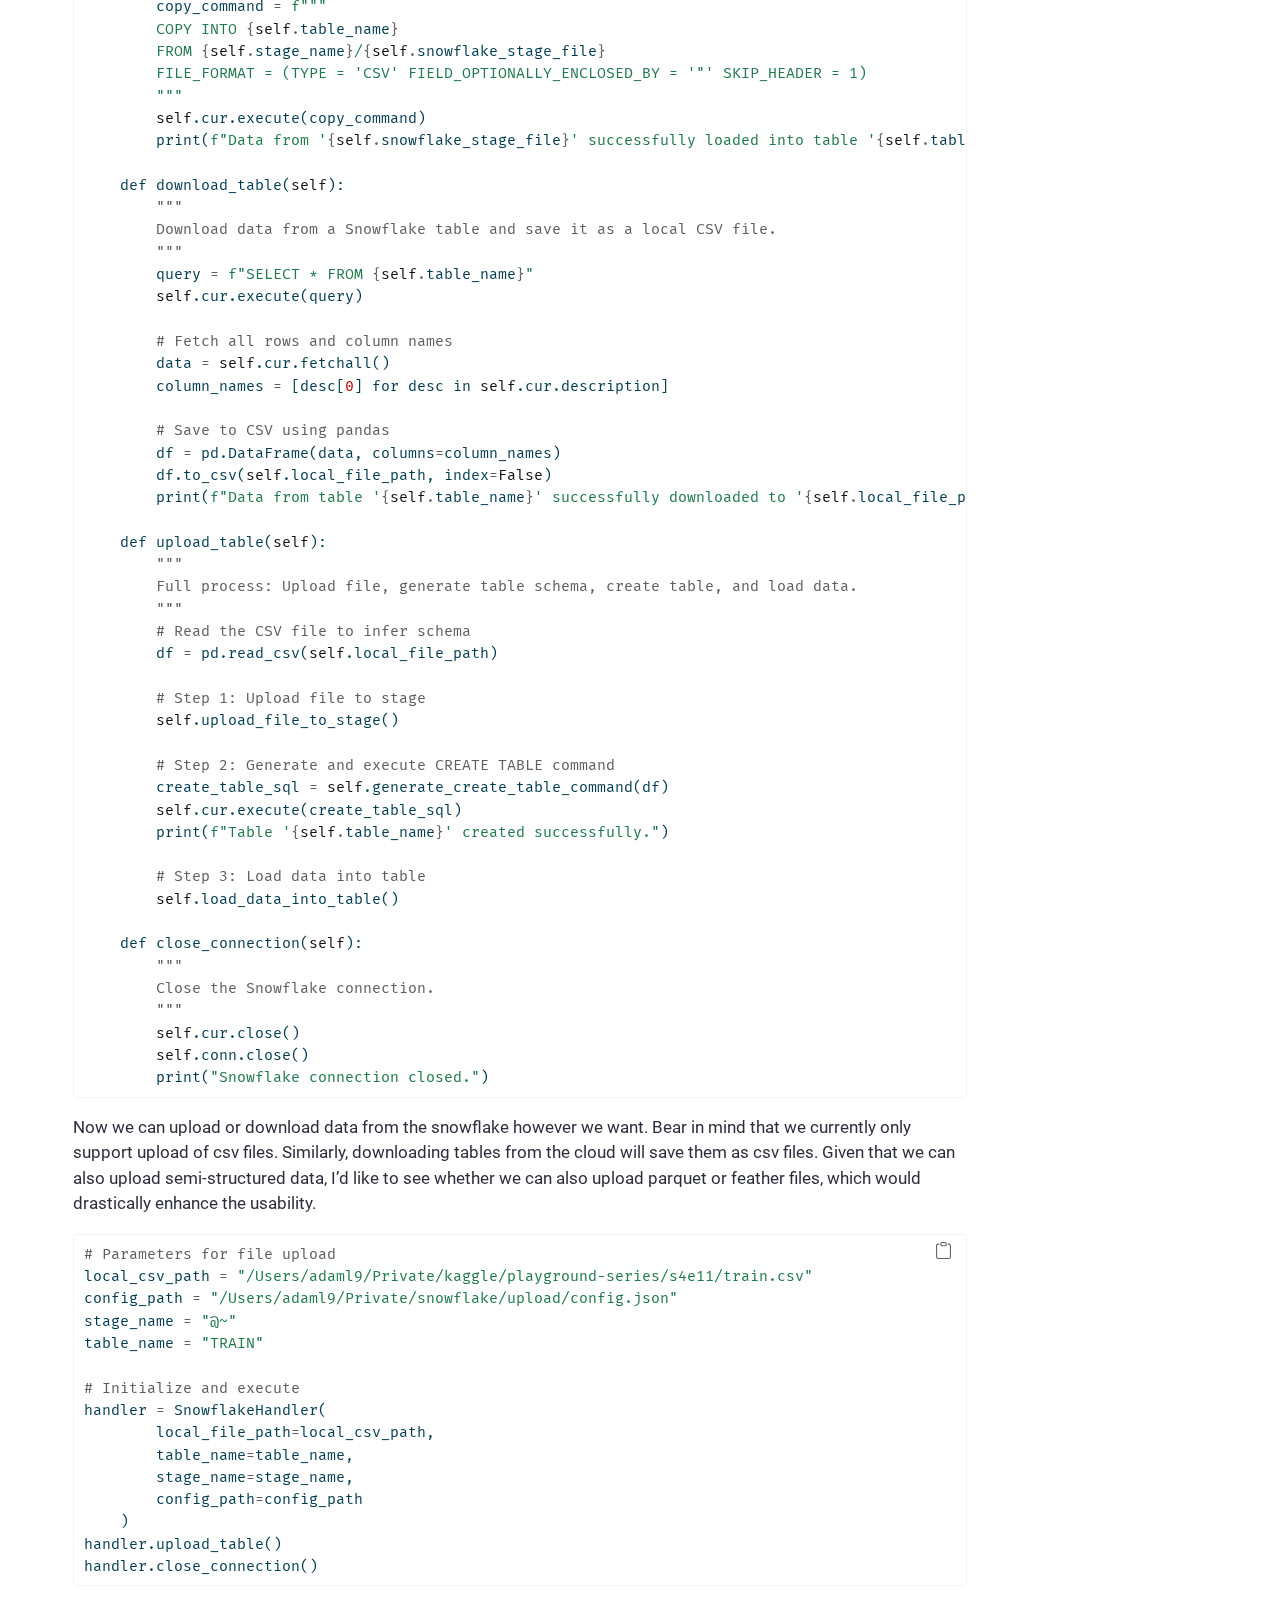
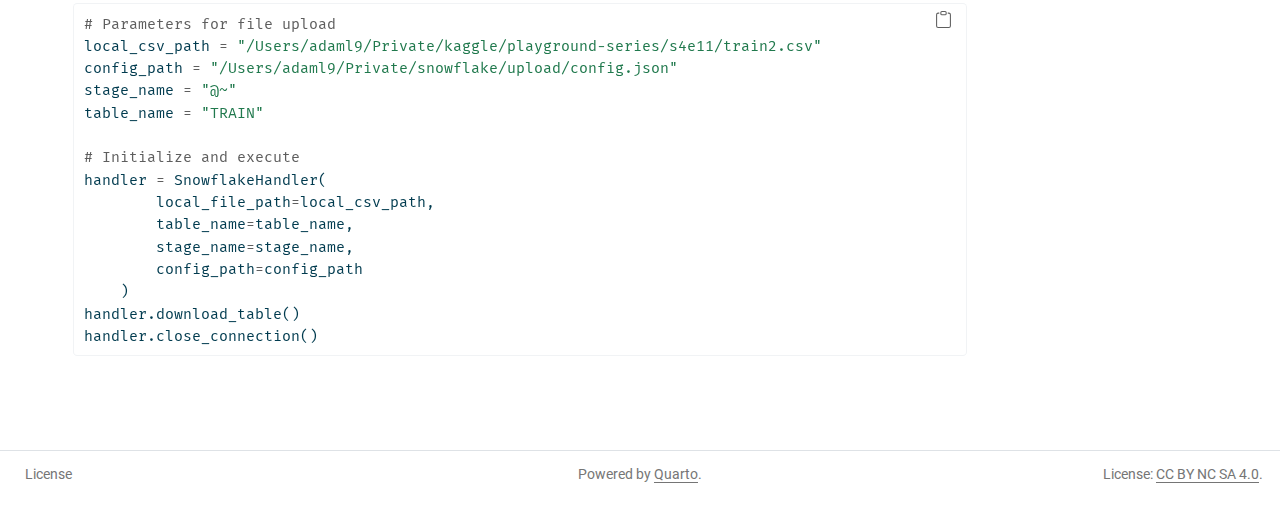
<file: docs/posts/2024-12-23-A-special-snowflake/01_Handling_the_Snowflake.html>
<!DOCTYPE html>
<html xmlns="http://www.w3.org/1999/xhtml" lang="en" xml:lang="en"><head>

<meta charset="utf-8">
<meta name="generator" content="quarto-1.4.552">

<meta name="viewport" content="width=device-width, initial-scale=1.0, user-scalable=yes">

<meta name="dcterms.date" content="2024-12-23">

<title>How to handle a very special snowflake</title>
<style>
code{white-space: pre-wrap;}
span.smallcaps{font-variant: small-caps;}
div.columns{display: flex; gap: min(4vw, 1.5em);}
div.column{flex: auto; overflow-x: auto;}
div.hanging-indent{margin-left: 1.5em; text-indent: -1.5em;}
ul.task-list{list-style: none;}
ul.task-list li input[type="checkbox"] {
  width: 0.8em;
  margin: 0 0.8em 0.2em -1em; /* quarto-specific, see https://github.com/quarto-dev/quarto-cli/issues/4556 */ 
  vertical-align: middle;
}
/* CSS for syntax highlighting */
pre > code.sourceCode { white-space: pre; position: relative; }
pre > code.sourceCode > span { line-height: 1.25; }
pre > code.sourceCode > span:empty { height: 1.2em; }
.sourceCode { overflow: visible; }
code.sourceCode > span { color: inherit; text-decoration: inherit; }
div.sourceCode { margin: 1em 0; }
pre.sourceCode { margin: 0; }
@media screen {
div.sourceCode { overflow: auto; }
}
@media print {
pre > code.sourceCode { white-space: pre-wrap; }
pre > code.sourceCode > span { text-indent: -5em; padding-left: 5em; }
}
pre.numberSource code
  { counter-reset: source-line 0; }
pre.numberSource code > span
  { position: relative; left: -4em; counter-increment: source-line; }
pre.numberSource code > span > a:first-child::before
  { content: counter(source-line);
    position: relative; left: -1em; text-align: right; vertical-align: baseline;
    border: none; display: inline-block;
    -webkit-touch-callout: none; -webkit-user-select: none;
    -khtml-user-select: none; -moz-user-select: none;
    -ms-user-select: none; user-select: none;
    padding: 0 4px; width: 4em;
  }
pre.numberSource { margin-left: 3em;  padding-left: 4px; }
div.sourceCode
  {   }
@media screen {
pre > code.sourceCode > span > a:first-child::before { text-decoration: underline; }
}
</style>


<script src="../../site_libs/quarto-nav/quarto-nav.js"></script>
<script src="../../site_libs/quarto-nav/headroom.min.js"></script>
<script src="../../site_libs/clipboard/clipboard.min.js"></script>
<script src="../../site_libs/quarto-search/autocomplete.umd.js"></script>
<script src="../../site_libs/quarto-search/fuse.min.js"></script>
<script src="../../site_libs/quarto-search/quarto-search.js"></script>
<meta name="quarto:offset" content="../../">
<script src="../../site_libs/quarto-html/quarto.js"></script>
<script src="../../site_libs/quarto-html/popper.min.js"></script>
<script src="../../site_libs/quarto-html/tippy.umd.min.js"></script>
<script src="../../site_libs/quarto-html/anchor.min.js"></script>
<link href="../../site_libs/quarto-html/tippy.css" rel="stylesheet">
<link href="../../site_libs/quarto-html/quarto-syntax-highlighting.css" rel="stylesheet" id="quarto-text-highlighting-styles">
<script src="../../site_libs/bootstrap/bootstrap.min.js"></script>
<link href="../../site_libs/bootstrap/bootstrap-icons.css" rel="stylesheet">
<link href="../../site_libs/bootstrap/bootstrap.min.css" rel="stylesheet" id="quarto-bootstrap" data-mode="light">
<script id="quarto-search-options" type="application/json">{
  "location": "navbar",
  "copy-button": false,
  "collapse-after": 3,
  "panel-placement": "end",
  "type": "overlay",
  "limit": 50,
  "keyboard-shortcut": [
    "f",
    "/",
    "s"
  ],
  "show-item-context": false,
  "language": {
    "search-no-results-text": "No results",
    "search-matching-documents-text": "matching documents",
    "search-copy-link-title": "Copy link to search",
    "search-hide-matches-text": "Hide additional matches",
    "search-more-match-text": "more match in this document",
    "search-more-matches-text": "more matches in this document",
    "search-clear-button-title": "Clear",
    "search-text-placeholder": "",
    "search-detached-cancel-button-title": "Cancel",
    "search-submit-button-title": "Submit",
    "search-label": "Search"
  }
}</script>


<link rel="stylesheet" href="../../styles.css">
<meta property="og:title" content="lukasadam">
<meta property="og:description" content="Personal website of Lukas Adam">
<meta property="og:image" content="https://lukas-adam.com/posts/2024-12-23-A-special-snowflake/snowflake_preview.png">
<meta property="og:image:height" content="2000">
<meta property="og:image:width" content="3000">
</head>

<body class="nav-fixed">

<div id="quarto-search-results"></div>
  <header id="quarto-header" class="headroom fixed-top quarto-banner">
    <nav class="navbar navbar-expand-lg " data-bs-theme="dark">
      <div class="navbar-container container-fluid">
            <div id="quarto-search" class="" title="Search"></div>
          <button class="navbar-toggler" type="button" data-bs-toggle="collapse" data-bs-target="#navbarCollapse" aria-controls="navbarCollapse" aria-expanded="false" aria-label="Toggle navigation" onclick="if (window.quartoToggleHeadroom) { window.quartoToggleHeadroom(); }">
  <span class="navbar-toggler-icon"></span>
</button>
          <div class="collapse navbar-collapse" id="navbarCollapse">
            <ul class="navbar-nav navbar-nav-scroll me-auto">
  <li class="nav-item">
    <a class="nav-link" href="../../index.html"> 
<span class="menu-text">Lukas Adam</span></a>
  </li>  
</ul>
            <ul class="navbar-nav navbar-nav-scroll ms-auto">
  <li class="nav-item">
    <a class="nav-link" href="https://lukasadam.github.io/online-cv/"> 
<span class="menu-text">About me</span></a>
  </li>  
  <li class="nav-item compact">
    <a class="nav-link" href="https://github.com/lukasadam"> <i class="bi bi-github" role="img">
</i> 
<span class="menu-text"></span></a>
  </li>  
  <li class="nav-item compact">
    <a class="nav-link" href="https://linkedin.com/in/lukas-adam"> <i class="bi bi-linkedin" role="img">
</i> 
<span class="menu-text"></span></a>
  </li>  
</ul>
          </div> <!-- /navcollapse -->
          <div class="quarto-navbar-tools">
</div>
      </div> <!-- /container-fluid -->
    </nav>
</header>
<!-- content -->
<header id="title-block-header" class="quarto-title-block default page-columns page-full">
  <div class="quarto-title-banner page-columns page-full">
    <div class="quarto-title column-page-left">
      <h1 class="title">How to handle a very special snowflake</h1>
                      </div>
  </div>
    
  
  <div class="quarto-title-meta column-page-left">

      
      <div>
      <div class="quarto-title-meta-heading">Published</div>
      <div class="quarto-title-meta-contents">
        <p class="date">December 23, 2024</p>
      </div>
    </div>
    
      
    </div>
    
  
  </header><div id="quarto-content" class="quarto-container page-columns page-rows-contents page-layout-full page-navbar">
<!-- sidebar -->
<!-- margin-sidebar -->
    <div id="quarto-margin-sidebar" class="sidebar margin-sidebar">
        <nav id="TOC" role="doc-toc" class="toc-active">
    <h2 id="toc-title">Contents</h2>
   
  <ul class="collapse">
  <li><a href="#handle-the-snowflake-from-python" id="toc-handle-the-snowflake-from-python" class="nav-link active" data-scroll-target="#handle-the-snowflake-from-python">Handle the snowflake from python</a></li>
  </ul>
</nav>
    </div>
<!-- main -->
<main class="content quarto-banner-title-block column-page-left" id="quarto-document-content">





<p><img src="./snowflake_logo.png" class="float-right img-fluid"></p>
<div class="justify">
<p>I know—sketchy title. But bear with me for a second. Today, I want to dive into the world of data warehousing and explain why Snowflake, as a data platform, stands out as the “special snowflake” in this space. So…</p>
<section id="what-is-snowflake" class="level2">
<h2 class="anchored" data-anchor-id="what-is-snowflake">What Is Snowflake?</h2>
<p>Snowflake is a cloud-native data platform that provides a fully managed service for data warehousing, data lakes, and data analytics. Unlike traditional data warehouses, which often require heavy infrastructure management and scaling considerations, Snowflake was built from the ground up to leverage the power and flexibility of the cloud.</p>
<p>But what exactly makes Snowflake so special? Let’s break it down.</p>
</section>
</div>
<div class="callout callout-style-default callout-tip callout-titled">
<div class="callout-header d-flex align-content-center" data-bs-toggle="collapse" data-bs-target=".callout-1-contents" aria-controls="callout-1" aria-expanded="false" aria-label="Toggle callout">
<div class="callout-icon-container">
<i class="callout-icon"></i>
</div>
<div class="callout-title-container flex-fill">
1. Separation of Compute and Storage
</div>
<div class="callout-btn-toggle d-inline-block border-0 py-1 ps-1 pe-0 float-end"><i class="callout-toggle"></i></div>
</div>
<div id="callout-1" class="callout-1-contents callout-collapse collapse">
<div class="callout-body-container callout-body">
<p>Traditional data warehouses often couple storage (where the data is saved) with compute resources (how the data is processed). This means if your queries suddenly require more processing power, you might have to scale up everything, including your storage capacity, even if it isn’t needed. Snowflake solves this by decoupling compute from storage.</p>
<p>Storage: Your data is stored in scalable cloud storage (e.g., Amazon S3, Azure Blob Storage, or Google Cloud Storage). You only pay for the storage you use. Compute: Compute resources are handled via “virtual warehouses.” These can scale up or down independently of the storage layer, allowing you to allocate resources based on your query load. This separation means you can handle huge amounts of data without bottlenecking your compute resources—or breaking the bank.</p>
</div>
</div>
</div>
<div class="callout callout-style-default callout-tip callout-titled">
<div class="callout-header d-flex align-content-center" data-bs-toggle="collapse" data-bs-target=".callout-2-contents" aria-controls="callout-2" aria-expanded="false" aria-label="Toggle callout">
<div class="callout-icon-container">
<i class="callout-icon"></i>
</div>
<div class="callout-title-container flex-fill">
2. Multi-Cloud Flexibility
</div>
<div class="callout-btn-toggle d-inline-block border-0 py-1 ps-1 pe-0 float-end"><i class="callout-toggle"></i></div>
</div>
<div id="callout-2" class="callout-2-contents callout-collapse collapse">
<div class="callout-body-container callout-body">
<p>Snowflake is designed to run on multiple cloud providers, including AWS, Azure, and Google Cloud. This multi-cloud capability ensures you’re not locked into a single cloud provider. You can choose the one that best aligns with your organization’s needs—or even operate across clouds for redundancy and performance optimization.</p>
<p>For example: - You might store your data in AWS for its storage cost benefits. - You might analyze your data in Google Cloud to take advantage of specialized ML tools. - Snowflake abstracts the complexity of managing these environments and provides a unified experience.</p>
</div>
</div>
</div>
<div class="callout callout-style-default callout-tip callout-titled">
<div class="callout-header d-flex align-content-center" data-bs-toggle="collapse" data-bs-target=".callout-3-contents" aria-controls="callout-3" aria-expanded="false" aria-label="Toggle callout">
<div class="callout-icon-container">
<i class="callout-icon"></i>
</div>
<div class="callout-title-container flex-fill">
3. Automatic Scalability and Elasticity
</div>
<div class="callout-btn-toggle d-inline-block border-0 py-1 ps-1 pe-0 float-end"><i class="callout-toggle"></i></div>
</div>
<div id="callout-3" class="callout-3-contents callout-collapse collapse">
<div class="callout-body-container callout-body">
<p>Snowflake can scale elastically to meet your demands. If you’re running a massive data query, you can temporarily scale up your compute resources and scale them back down when the query completes. This auto-scaling happens on the fly, ensuring high performance even under heavy workloads.</p>
<p>For businesses, this translates to cost efficiency and operational flexibility: - No need to maintain oversized infrastructure for peak loads. - Pay only for the compute resources you use, when you use them.</p>
</div>
</div>
</div>
<div class="callout callout-style-default callout-tip callout-titled">
<div class="callout-header d-flex align-content-center" data-bs-toggle="collapse" data-bs-target=".callout-4-contents" aria-controls="callout-4" aria-expanded="false" aria-label="Toggle callout">
<div class="callout-icon-container">
<i class="callout-icon"></i>
</div>
<div class="callout-title-container flex-fill">
4. Zero Copy Cloning
</div>
<div class="callout-btn-toggle d-inline-block border-0 py-1 ps-1 pe-0 float-end"><i class="callout-toggle"></i></div>
</div>
<div id="callout-4" class="callout-4-contents callout-collapse collapse">
<div class="callout-body-container callout-body">
<p>One of Snowflake’s most innovative features is its “zero-copy cloning.” This allows you to create a copy of a database without duplicating the underlying data. Imagine needing to run analytics on production data but not wanting to interfere with live operations. With zero-copy cloning, you can spin up a clone of your database in seconds, run your queries, and discard it—all without consuming additional storage.</p>
</div>
</div>
</div>
<div class="callout callout-style-default callout-tip callout-titled">
<div class="callout-header d-flex align-content-center" data-bs-toggle="collapse" data-bs-target=".callout-5-contents" aria-controls="callout-5" aria-expanded="false" aria-label="Toggle callout">
<div class="callout-icon-container">
<i class="callout-icon"></i>
</div>
<div class="callout-title-container flex-fill">
5. Support for Semi-Structured and Structured Data
</div>
<div class="callout-btn-toggle d-inline-block border-0 py-1 ps-1 pe-0 float-end"><i class="callout-toggle"></i></div>
</div>
<div id="callout-5" class="callout-5-contents callout-collapse collapse">
<div class="callout-body-container callout-body">
<p>Unlike traditional databases that struggle with semi-structured data formats like JSON, Avro, or Parquet, Snowflake handles them seamlessly. Using its “VARIANT” data type, Snowflake can ingest semi-structured data and make it queryable with SQL—no need for complex transformations.</p>
<p>This makes it ideal for modern businesses that deal with mixed data formats, such as: - Log data from web servers (semi-structured) - Transactional data from databases (structured)</p>
</div>
</div>
</div>
<p>Snowflake’s design philosophy—decoupling compute and storage, supporting multi-cloud environments, and enabling seamless scalability—sets it apart from traditional data warehouses. Add in features like zero-copy cloning, seamless handling of semi-structured data, and real-time data sharing, and you have a platform that’s not only efficient but also innovative. So, next time someone asks you why Snowflake is so special, you’ll know exactly what to say. Alright, alright…but how do we actually handle the snowflake (upload/download files) using our favorite programming languange python? This is what I will show you today using a simple wrapper class.</p>
<section id="handle-the-snowflake-from-python" class="level2">
<h2 class="anchored" data-anchor-id="handle-the-snowflake-from-python">Handle the snowflake from python</h2>
<div id="e212733a" class="cell" data-execution_count="1">
<div class="sourceCode cell-code" id="cb1"><pre class="sourceCode python code-with-copy"><code class="sourceCode python"><span id="cb1-1"><a href="#cb1-1" aria-hidden="true" tabindex="-1"></a><span class="im">import</span> os</span>
<span id="cb1-2"><a href="#cb1-2" aria-hidden="true" tabindex="-1"></a><span class="im">import</span> json</span>
<span id="cb1-3"><a href="#cb1-3" aria-hidden="true" tabindex="-1"></a><span class="im">import</span> pandas <span class="im">as</span> pd</span>
<span id="cb1-4"><a href="#cb1-4" aria-hidden="true" tabindex="-1"></a><span class="im">import</span> snowflake.connector</span>
<span id="cb1-5"><a href="#cb1-5" aria-hidden="true" tabindex="-1"></a></span>
<span id="cb1-6"><a href="#cb1-6" aria-hidden="true" tabindex="-1"></a><span class="kw">class</span> SnowflakeHandler:</span>
<span id="cb1-7"><a href="#cb1-7" aria-hidden="true" tabindex="-1"></a>    <span class="co">"""</span></span>
<span id="cb1-8"><a href="#cb1-8" aria-hidden="true" tabindex="-1"></a><span class="co">    A wrapper class to upload local CSV files to a Snowflake stage, load the data into a table,</span></span>
<span id="cb1-9"><a href="#cb1-9" aria-hidden="true" tabindex="-1"></a><span class="co">    and download data from a Snowflake table to a local file.</span></span>
<span id="cb1-10"><a href="#cb1-10" aria-hidden="true" tabindex="-1"></a><span class="co">    """</span></span>
<span id="cb1-11"><a href="#cb1-11" aria-hidden="true" tabindex="-1"></a>    <span class="kw">def</span> <span class="fu">__init__</span>(<span class="va">self</span>, local_file_path<span class="op">=</span><span class="va">None</span>, table_name<span class="op">=</span><span class="va">None</span>, stage_name<span class="op">=</span><span class="st">"@~"</span>, config_path<span class="op">=</span><span class="st">"config.json"</span>):</span>
<span id="cb1-12"><a href="#cb1-12" aria-hidden="true" tabindex="-1"></a>        <span class="co">"""</span></span>
<span id="cb1-13"><a href="#cb1-13" aria-hidden="true" tabindex="-1"></a><span class="co">        Initialize the SnowflakeHandler with file paths, table name, and connection details.</span></span>
<span id="cb1-14"><a href="#cb1-14" aria-hidden="true" tabindex="-1"></a><span class="co">        </span></span>
<span id="cb1-15"><a href="#cb1-15" aria-hidden="true" tabindex="-1"></a><span class="co">        Args:</span></span>
<span id="cb1-16"><a href="#cb1-16" aria-hidden="true" tabindex="-1"></a><span class="co">            local_file_path (str): Local path to the CSV file for upload/download.</span></span>
<span id="cb1-17"><a href="#cb1-17" aria-hidden="true" tabindex="-1"></a><span class="co">            table_name (str): Target Snowflake table name.</span></span>
<span id="cb1-18"><a href="#cb1-18" aria-hidden="true" tabindex="-1"></a><span class="co">            stage_name (str): Snowflake stage name. Defaults to '@~'.</span></span>
<span id="cb1-19"><a href="#cb1-19" aria-hidden="true" tabindex="-1"></a><span class="co">            config_path (str): Path to the JSON configuration file with Snowflake credentials.</span></span>
<span id="cb1-20"><a href="#cb1-20" aria-hidden="true" tabindex="-1"></a><span class="co">        """</span></span>
<span id="cb1-21"><a href="#cb1-21" aria-hidden="true" tabindex="-1"></a>        <span class="va">self</span>.local_file_path <span class="op">=</span> local_file_path</span>
<span id="cb1-22"><a href="#cb1-22" aria-hidden="true" tabindex="-1"></a>        <span class="va">self</span>.table_name <span class="op">=</span> table_name</span>
<span id="cb1-23"><a href="#cb1-23" aria-hidden="true" tabindex="-1"></a>        <span class="va">self</span>.stage_name <span class="op">=</span> stage_name</span>
<span id="cb1-24"><a href="#cb1-24" aria-hidden="true" tabindex="-1"></a>        <span class="va">self</span>.snowflake_stage_file <span class="op">=</span> os.path.basename(local_file_path) <span class="cf">if</span> local_file_path <span class="cf">else</span> <span class="va">None</span></span>
<span id="cb1-25"><a href="#cb1-25" aria-hidden="true" tabindex="-1"></a>        </span>
<span id="cb1-26"><a href="#cb1-26" aria-hidden="true" tabindex="-1"></a>        <span class="co"># Load Snowflake connection parameters from the config file</span></span>
<span id="cb1-27"><a href="#cb1-27" aria-hidden="true" tabindex="-1"></a>        <span class="cf">with</span> <span class="bu">open</span>(config_path, <span class="st">'r'</span>) <span class="im">as</span> f:</span>
<span id="cb1-28"><a href="#cb1-28" aria-hidden="true" tabindex="-1"></a>            <span class="va">self</span>.conn_params <span class="op">=</span> json.load(f)</span>
<span id="cb1-29"><a href="#cb1-29" aria-hidden="true" tabindex="-1"></a>        </span>
<span id="cb1-30"><a href="#cb1-30" aria-hidden="true" tabindex="-1"></a>        <span class="co"># Connect to Snowflake</span></span>
<span id="cb1-31"><a href="#cb1-31" aria-hidden="true" tabindex="-1"></a>        <span class="va">self</span>.conn <span class="op">=</span> snowflake.connector.<span class="ex">connect</span>(<span class="op">**</span><span class="va">self</span>.conn_params)</span>
<span id="cb1-32"><a href="#cb1-32" aria-hidden="true" tabindex="-1"></a>        <span class="va">self</span>.cur <span class="op">=</span> <span class="va">self</span>.conn.cursor()</span>
<span id="cb1-33"><a href="#cb1-33" aria-hidden="true" tabindex="-1"></a></span>
<span id="cb1-34"><a href="#cb1-34" aria-hidden="true" tabindex="-1"></a>    <span class="kw">def</span> map_dtype_to_snowflake(<span class="va">self</span>, dtype):</span>
<span id="cb1-35"><a href="#cb1-35" aria-hidden="true" tabindex="-1"></a>        <span class="co">"""</span></span>
<span id="cb1-36"><a href="#cb1-36" aria-hidden="true" tabindex="-1"></a><span class="co">        Map pandas data types to Snowflake SQL types.</span></span>
<span id="cb1-37"><a href="#cb1-37" aria-hidden="true" tabindex="-1"></a><span class="co">        </span></span>
<span id="cb1-38"><a href="#cb1-38" aria-hidden="true" tabindex="-1"></a><span class="co">        Args:</span></span>
<span id="cb1-39"><a href="#cb1-39" aria-hidden="true" tabindex="-1"></a><span class="co">            dtype (dtype): Pandas data type.</span></span>
<span id="cb1-40"><a href="#cb1-40" aria-hidden="true" tabindex="-1"></a><span class="co">        </span></span>
<span id="cb1-41"><a href="#cb1-41" aria-hidden="true" tabindex="-1"></a><span class="co">        Returns:</span></span>
<span id="cb1-42"><a href="#cb1-42" aria-hidden="true" tabindex="-1"></a><span class="co">            str: Corresponding Snowflake SQL type.</span></span>
<span id="cb1-43"><a href="#cb1-43" aria-hidden="true" tabindex="-1"></a><span class="co">        """</span></span>
<span id="cb1-44"><a href="#cb1-44" aria-hidden="true" tabindex="-1"></a>        <span class="cf">if</span> pd.api.types.is_integer_dtype(dtype):</span>
<span id="cb1-45"><a href="#cb1-45" aria-hidden="true" tabindex="-1"></a>            <span class="cf">return</span> <span class="st">"INTEGER"</span></span>
<span id="cb1-46"><a href="#cb1-46" aria-hidden="true" tabindex="-1"></a>        <span class="cf">elif</span> pd.api.types.is_float_dtype(dtype):</span>
<span id="cb1-47"><a href="#cb1-47" aria-hidden="true" tabindex="-1"></a>            <span class="cf">return</span> <span class="st">"FLOAT"</span></span>
<span id="cb1-48"><a href="#cb1-48" aria-hidden="true" tabindex="-1"></a>        <span class="cf">elif</span> pd.api.types.is_bool_dtype(dtype):</span>
<span id="cb1-49"><a href="#cb1-49" aria-hidden="true" tabindex="-1"></a>            <span class="cf">return</span> <span class="st">"BOOLEAN"</span></span>
<span id="cb1-50"><a href="#cb1-50" aria-hidden="true" tabindex="-1"></a>        <span class="cf">elif</span> pd.api.types.is_datetime64_any_dtype(dtype):</span>
<span id="cb1-51"><a href="#cb1-51" aria-hidden="true" tabindex="-1"></a>            <span class="cf">return</span> <span class="st">"TIMESTAMP"</span></span>
<span id="cb1-52"><a href="#cb1-52" aria-hidden="true" tabindex="-1"></a>        <span class="cf">else</span>:</span>
<span id="cb1-53"><a href="#cb1-53" aria-hidden="true" tabindex="-1"></a>            <span class="cf">return</span> <span class="st">"STRING"</span></span>
<span id="cb1-54"><a href="#cb1-54" aria-hidden="true" tabindex="-1"></a></span>
<span id="cb1-55"><a href="#cb1-55" aria-hidden="true" tabindex="-1"></a>    <span class="kw">def</span> generate_create_table_command(<span class="va">self</span>, df):</span>
<span id="cb1-56"><a href="#cb1-56" aria-hidden="true" tabindex="-1"></a>        <span class="co">"""</span></span>
<span id="cb1-57"><a href="#cb1-57" aria-hidden="true" tabindex="-1"></a><span class="co">        Generate a CREATE TABLE SQL statement based on a DataFrame's schema.</span></span>
<span id="cb1-58"><a href="#cb1-58" aria-hidden="true" tabindex="-1"></a><span class="co">        </span></span>
<span id="cb1-59"><a href="#cb1-59" aria-hidden="true" tabindex="-1"></a><span class="co">        Args:</span></span>
<span id="cb1-60"><a href="#cb1-60" aria-hidden="true" tabindex="-1"></a><span class="co">            df (pd.DataFrame): DataFrame for inferring table schema.</span></span>
<span id="cb1-61"><a href="#cb1-61" aria-hidden="true" tabindex="-1"></a><span class="co">        </span></span>
<span id="cb1-62"><a href="#cb1-62" aria-hidden="true" tabindex="-1"></a><span class="co">        Returns:</span></span>
<span id="cb1-63"><a href="#cb1-63" aria-hidden="true" tabindex="-1"></a><span class="co">            str: SQL command to create the table.</span></span>
<span id="cb1-64"><a href="#cb1-64" aria-hidden="true" tabindex="-1"></a><span class="co">        """</span></span>
<span id="cb1-65"><a href="#cb1-65" aria-hidden="true" tabindex="-1"></a>        column_definitions <span class="op">=</span> []</span>
<span id="cb1-66"><a href="#cb1-66" aria-hidden="true" tabindex="-1"></a>        <span class="cf">for</span> col <span class="kw">in</span> df.columns:</span>
<span id="cb1-67"><a href="#cb1-67" aria-hidden="true" tabindex="-1"></a>            col_type <span class="op">=</span> <span class="va">self</span>.map_dtype_to_snowflake(df[col].dtype)</span>
<span id="cb1-68"><a href="#cb1-68" aria-hidden="true" tabindex="-1"></a>            column_definitions.append(<span class="ss">f'"</span><span class="sc">{</span>col<span class="sc">}</span><span class="ss">" </span><span class="sc">{</span>col_type<span class="sc">}</span><span class="ss">'</span>)</span>
<span id="cb1-69"><a href="#cb1-69" aria-hidden="true" tabindex="-1"></a>        column_definitions_str <span class="op">=</span> <span class="st">",</span><span class="ch">\n</span><span class="st">    "</span>.join(column_definitions)</span>
<span id="cb1-70"><a href="#cb1-70" aria-hidden="true" tabindex="-1"></a>        </span>
<span id="cb1-71"><a href="#cb1-71" aria-hidden="true" tabindex="-1"></a>        <span class="cf">return</span> <span class="ss">f"""</span></span>
<span id="cb1-72"><a href="#cb1-72" aria-hidden="true" tabindex="-1"></a><span class="ss">        CREATE OR REPLACE TABLE </span><span class="sc">{</span><span class="va">self</span><span class="sc">.</span>table_name<span class="sc">}</span><span class="ss"> (</span></span>
<span id="cb1-73"><a href="#cb1-73" aria-hidden="true" tabindex="-1"></a><span class="ss">            </span><span class="sc">{</span>column_definitions_str<span class="sc">}</span></span>
<span id="cb1-74"><a href="#cb1-74" aria-hidden="true" tabindex="-1"></a><span class="ss">        );</span></span>
<span id="cb1-75"><a href="#cb1-75" aria-hidden="true" tabindex="-1"></a><span class="ss">        """</span></span>
<span id="cb1-76"><a href="#cb1-76" aria-hidden="true" tabindex="-1"></a></span>
<span id="cb1-77"><a href="#cb1-77" aria-hidden="true" tabindex="-1"></a>    <span class="kw">def</span> upload_file_to_stage(<span class="va">self</span>):</span>
<span id="cb1-78"><a href="#cb1-78" aria-hidden="true" tabindex="-1"></a>        <span class="co">"""</span></span>
<span id="cb1-79"><a href="#cb1-79" aria-hidden="true" tabindex="-1"></a><span class="co">        Upload the local CSV file to the Snowflake stage.</span></span>
<span id="cb1-80"><a href="#cb1-80" aria-hidden="true" tabindex="-1"></a><span class="co">        """</span></span>
<span id="cb1-81"><a href="#cb1-81" aria-hidden="true" tabindex="-1"></a>        put_command <span class="op">=</span> <span class="ss">f"PUT 'file://</span><span class="sc">{</span><span class="va">self</span><span class="sc">.</span>local_file_path<span class="sc">}</span><span class="ss">' </span><span class="sc">{</span><span class="va">self</span><span class="sc">.</span>stage_name<span class="sc">}</span><span class="ss">/</span><span class="sc">{</span><span class="va">self</span><span class="sc">.</span>snowflake_stage_file<span class="sc">}</span><span class="ss"> AUTO_COMPRESS=FALSE"</span></span>
<span id="cb1-82"><a href="#cb1-82" aria-hidden="true" tabindex="-1"></a>        <span class="va">self</span>.cur.execute(put_command)</span>
<span id="cb1-83"><a href="#cb1-83" aria-hidden="true" tabindex="-1"></a>        <span class="bu">print</span>(<span class="ss">f"File '</span><span class="sc">{</span><span class="va">self</span><span class="sc">.</span>snowflake_stage_file<span class="sc">}</span><span class="ss">' uploaded to Snowflake stage '</span><span class="sc">{</span><span class="va">self</span><span class="sc">.</span>stage_name<span class="sc">}</span><span class="ss">'."</span>)</span>
<span id="cb1-84"><a href="#cb1-84" aria-hidden="true" tabindex="-1"></a></span>
<span id="cb1-85"><a href="#cb1-85" aria-hidden="true" tabindex="-1"></a>    <span class="kw">def</span> load_data_into_table(<span class="va">self</span>):</span>
<span id="cb1-86"><a href="#cb1-86" aria-hidden="true" tabindex="-1"></a>        <span class="co">"""</span></span>
<span id="cb1-87"><a href="#cb1-87" aria-hidden="true" tabindex="-1"></a><span class="co">        Copy the staged file into the Snowflake table.</span></span>
<span id="cb1-88"><a href="#cb1-88" aria-hidden="true" tabindex="-1"></a><span class="co">        """</span></span>
<span id="cb1-89"><a href="#cb1-89" aria-hidden="true" tabindex="-1"></a>        copy_command <span class="op">=</span> <span class="ss">f"""</span></span>
<span id="cb1-90"><a href="#cb1-90" aria-hidden="true" tabindex="-1"></a><span class="ss">        COPY INTO </span><span class="sc">{</span><span class="va">self</span><span class="sc">.</span>table_name<span class="sc">}</span></span>
<span id="cb1-91"><a href="#cb1-91" aria-hidden="true" tabindex="-1"></a><span class="ss">        FROM </span><span class="sc">{</span><span class="va">self</span><span class="sc">.</span>stage_name<span class="sc">}</span><span class="ss">/</span><span class="sc">{</span><span class="va">self</span><span class="sc">.</span>snowflake_stage_file<span class="sc">}</span></span>
<span id="cb1-92"><a href="#cb1-92" aria-hidden="true" tabindex="-1"></a><span class="ss">        FILE_FORMAT = (TYPE = 'CSV' FIELD_OPTIONALLY_ENCLOSED_BY = '"' SKIP_HEADER = 1)</span></span>
<span id="cb1-93"><a href="#cb1-93" aria-hidden="true" tabindex="-1"></a><span class="ss">        """</span></span>
<span id="cb1-94"><a href="#cb1-94" aria-hidden="true" tabindex="-1"></a>        <span class="va">self</span>.cur.execute(copy_command)</span>
<span id="cb1-95"><a href="#cb1-95" aria-hidden="true" tabindex="-1"></a>        <span class="bu">print</span>(<span class="ss">f"Data from '</span><span class="sc">{</span><span class="va">self</span><span class="sc">.</span>snowflake_stage_file<span class="sc">}</span><span class="ss">' successfully loaded into table '</span><span class="sc">{</span><span class="va">self</span><span class="sc">.</span>table_name<span class="sc">}</span><span class="ss">'."</span>)</span>
<span id="cb1-96"><a href="#cb1-96" aria-hidden="true" tabindex="-1"></a></span>
<span id="cb1-97"><a href="#cb1-97" aria-hidden="true" tabindex="-1"></a>    <span class="kw">def</span> download_table(<span class="va">self</span>):</span>
<span id="cb1-98"><a href="#cb1-98" aria-hidden="true" tabindex="-1"></a>        <span class="co">"""</span></span>
<span id="cb1-99"><a href="#cb1-99" aria-hidden="true" tabindex="-1"></a><span class="co">        Download data from a Snowflake table and save it as a local CSV file.</span></span>
<span id="cb1-100"><a href="#cb1-100" aria-hidden="true" tabindex="-1"></a><span class="co">        """</span></span>
<span id="cb1-101"><a href="#cb1-101" aria-hidden="true" tabindex="-1"></a>        query <span class="op">=</span> <span class="ss">f"SELECT * FROM </span><span class="sc">{</span><span class="va">self</span><span class="sc">.</span>table_name<span class="sc">}</span><span class="ss">"</span></span>
<span id="cb1-102"><a href="#cb1-102" aria-hidden="true" tabindex="-1"></a>        <span class="va">self</span>.cur.execute(query)</span>
<span id="cb1-103"><a href="#cb1-103" aria-hidden="true" tabindex="-1"></a>        </span>
<span id="cb1-104"><a href="#cb1-104" aria-hidden="true" tabindex="-1"></a>        <span class="co"># Fetch all rows and column names</span></span>
<span id="cb1-105"><a href="#cb1-105" aria-hidden="true" tabindex="-1"></a>        data <span class="op">=</span> <span class="va">self</span>.cur.fetchall()</span>
<span id="cb1-106"><a href="#cb1-106" aria-hidden="true" tabindex="-1"></a>        column_names <span class="op">=</span> [desc[<span class="dv">0</span>] <span class="cf">for</span> desc <span class="kw">in</span> <span class="va">self</span>.cur.description]</span>
<span id="cb1-107"><a href="#cb1-107" aria-hidden="true" tabindex="-1"></a>        </span>
<span id="cb1-108"><a href="#cb1-108" aria-hidden="true" tabindex="-1"></a>        <span class="co"># Save to CSV using pandas</span></span>
<span id="cb1-109"><a href="#cb1-109" aria-hidden="true" tabindex="-1"></a>        df <span class="op">=</span> pd.DataFrame(data, columns<span class="op">=</span>column_names)</span>
<span id="cb1-110"><a href="#cb1-110" aria-hidden="true" tabindex="-1"></a>        df.to_csv(<span class="va">self</span>.local_file_path, index<span class="op">=</span><span class="va">False</span>)</span>
<span id="cb1-111"><a href="#cb1-111" aria-hidden="true" tabindex="-1"></a>        <span class="bu">print</span>(<span class="ss">f"Data from table '</span><span class="sc">{</span><span class="va">self</span><span class="sc">.</span>table_name<span class="sc">}</span><span class="ss">' successfully downloaded to '</span><span class="sc">{</span><span class="va">self</span><span class="sc">.</span>local_file_path<span class="sc">}</span><span class="ss">'."</span>)</span>
<span id="cb1-112"><a href="#cb1-112" aria-hidden="true" tabindex="-1"></a></span>
<span id="cb1-113"><a href="#cb1-113" aria-hidden="true" tabindex="-1"></a>    <span class="kw">def</span> upload_table(<span class="va">self</span>):</span>
<span id="cb1-114"><a href="#cb1-114" aria-hidden="true" tabindex="-1"></a>        <span class="co">"""</span></span>
<span id="cb1-115"><a href="#cb1-115" aria-hidden="true" tabindex="-1"></a><span class="co">        Full process: Upload file, generate table schema, create table, and load data.</span></span>
<span id="cb1-116"><a href="#cb1-116" aria-hidden="true" tabindex="-1"></a><span class="co">        """</span></span>
<span id="cb1-117"><a href="#cb1-117" aria-hidden="true" tabindex="-1"></a>        <span class="co"># Read the CSV file to infer schema</span></span>
<span id="cb1-118"><a href="#cb1-118" aria-hidden="true" tabindex="-1"></a>        df <span class="op">=</span> pd.read_csv(<span class="va">self</span>.local_file_path)</span>
<span id="cb1-119"><a href="#cb1-119" aria-hidden="true" tabindex="-1"></a>        </span>
<span id="cb1-120"><a href="#cb1-120" aria-hidden="true" tabindex="-1"></a>        <span class="co"># Step 1: Upload file to stage</span></span>
<span id="cb1-121"><a href="#cb1-121" aria-hidden="true" tabindex="-1"></a>        <span class="va">self</span>.upload_file_to_stage()</span>
<span id="cb1-122"><a href="#cb1-122" aria-hidden="true" tabindex="-1"></a>        </span>
<span id="cb1-123"><a href="#cb1-123" aria-hidden="true" tabindex="-1"></a>        <span class="co"># Step 2: Generate and execute CREATE TABLE command</span></span>
<span id="cb1-124"><a href="#cb1-124" aria-hidden="true" tabindex="-1"></a>        create_table_sql <span class="op">=</span> <span class="va">self</span>.generate_create_table_command(df)</span>
<span id="cb1-125"><a href="#cb1-125" aria-hidden="true" tabindex="-1"></a>        <span class="va">self</span>.cur.execute(create_table_sql)</span>
<span id="cb1-126"><a href="#cb1-126" aria-hidden="true" tabindex="-1"></a>        <span class="bu">print</span>(<span class="ss">f"Table '</span><span class="sc">{</span><span class="va">self</span><span class="sc">.</span>table_name<span class="sc">}</span><span class="ss">' created successfully."</span>)</span>
<span id="cb1-127"><a href="#cb1-127" aria-hidden="true" tabindex="-1"></a>        </span>
<span id="cb1-128"><a href="#cb1-128" aria-hidden="true" tabindex="-1"></a>        <span class="co"># Step 3: Load data into table</span></span>
<span id="cb1-129"><a href="#cb1-129" aria-hidden="true" tabindex="-1"></a>        <span class="va">self</span>.load_data_into_table()</span>
<span id="cb1-130"><a href="#cb1-130" aria-hidden="true" tabindex="-1"></a></span>
<span id="cb1-131"><a href="#cb1-131" aria-hidden="true" tabindex="-1"></a>    <span class="kw">def</span> close_connection(<span class="va">self</span>):</span>
<span id="cb1-132"><a href="#cb1-132" aria-hidden="true" tabindex="-1"></a>        <span class="co">"""</span></span>
<span id="cb1-133"><a href="#cb1-133" aria-hidden="true" tabindex="-1"></a><span class="co">        Close the Snowflake connection.</span></span>
<span id="cb1-134"><a href="#cb1-134" aria-hidden="true" tabindex="-1"></a><span class="co">        """</span></span>
<span id="cb1-135"><a href="#cb1-135" aria-hidden="true" tabindex="-1"></a>        <span class="va">self</span>.cur.close()</span>
<span id="cb1-136"><a href="#cb1-136" aria-hidden="true" tabindex="-1"></a>        <span class="va">self</span>.conn.close()</span>
<span id="cb1-137"><a href="#cb1-137" aria-hidden="true" tabindex="-1"></a>        <span class="bu">print</span>(<span class="st">"Snowflake connection closed."</span>)</span></code><button title="Copy to Clipboard" class="code-copy-button"><i class="bi"></i></button></pre></div>
</div>
<p>Now we can upload or download data from the snowflake however we want. Bear in mind that we currently only support upload of csv files. Similarly, downloading tables from the cloud will save them as csv files. Given that we can also upload semi-structured data, I’d like to see whether we can also upload parquet or feather files, which would drastically enhance the usability.</p>
<div id="312bdee3" class="cell" data-execution_count="2">
<div class="sourceCode cell-code" id="cb2"><pre class="sourceCode python code-with-copy"><code class="sourceCode python"><span id="cb2-1"><a href="#cb2-1" aria-hidden="true" tabindex="-1"></a><span class="co"># Parameters for file upload</span></span>
<span id="cb2-2"><a href="#cb2-2" aria-hidden="true" tabindex="-1"></a>local_csv_path <span class="op">=</span> <span class="st">"/Users/adaml9/Private/kaggle/playground-series/s4e11/train.csv"</span> </span>
<span id="cb2-3"><a href="#cb2-3" aria-hidden="true" tabindex="-1"></a>config_path <span class="op">=</span> <span class="st">"/Users/adaml9/Private/snowflake/upload/config.json"</span></span>
<span id="cb2-4"><a href="#cb2-4" aria-hidden="true" tabindex="-1"></a>stage_name <span class="op">=</span> <span class="st">"@~"</span></span>
<span id="cb2-5"><a href="#cb2-5" aria-hidden="true" tabindex="-1"></a>table_name <span class="op">=</span> <span class="st">"TRAIN"</span></span>
<span id="cb2-6"><a href="#cb2-6" aria-hidden="true" tabindex="-1"></a></span>
<span id="cb2-7"><a href="#cb2-7" aria-hidden="true" tabindex="-1"></a><span class="co"># Initialize and execute</span></span>
<span id="cb2-8"><a href="#cb2-8" aria-hidden="true" tabindex="-1"></a>handler <span class="op">=</span> SnowflakeHandler(</span>
<span id="cb2-9"><a href="#cb2-9" aria-hidden="true" tabindex="-1"></a>        local_file_path<span class="op">=</span>local_csv_path,</span>
<span id="cb2-10"><a href="#cb2-10" aria-hidden="true" tabindex="-1"></a>        table_name<span class="op">=</span>table_name,</span>
<span id="cb2-11"><a href="#cb2-11" aria-hidden="true" tabindex="-1"></a>        stage_name<span class="op">=</span>stage_name,</span>
<span id="cb2-12"><a href="#cb2-12" aria-hidden="true" tabindex="-1"></a>        config_path<span class="op">=</span>config_path</span>
<span id="cb2-13"><a href="#cb2-13" aria-hidden="true" tabindex="-1"></a>    )</span>
<span id="cb2-14"><a href="#cb2-14" aria-hidden="true" tabindex="-1"></a>handler.upload_table()</span>
<span id="cb2-15"><a href="#cb2-15" aria-hidden="true" tabindex="-1"></a>handler.close_connection()</span></code><button title="Copy to Clipboard" class="code-copy-button"><i class="bi"></i></button></pre></div>
</div>
<div id="634844cd" class="cell" data-execution_count="3">
<div class="sourceCode cell-code" id="cb3"><pre class="sourceCode python code-with-copy"><code class="sourceCode python"><span id="cb3-1"><a href="#cb3-1" aria-hidden="true" tabindex="-1"></a><span class="co"># Parameters for file upload</span></span>
<span id="cb3-2"><a href="#cb3-2" aria-hidden="true" tabindex="-1"></a>local_csv_path <span class="op">=</span> <span class="st">"/Users/adaml9/Private/kaggle/playground-series/s4e11/train2.csv"</span> </span>
<span id="cb3-3"><a href="#cb3-3" aria-hidden="true" tabindex="-1"></a>config_path <span class="op">=</span> <span class="st">"/Users/adaml9/Private/snowflake/upload/config.json"</span></span>
<span id="cb3-4"><a href="#cb3-4" aria-hidden="true" tabindex="-1"></a>stage_name <span class="op">=</span> <span class="st">"@~"</span></span>
<span id="cb3-5"><a href="#cb3-5" aria-hidden="true" tabindex="-1"></a>table_name <span class="op">=</span> <span class="st">"TRAIN"</span></span>
<span id="cb3-6"><a href="#cb3-6" aria-hidden="true" tabindex="-1"></a></span>
<span id="cb3-7"><a href="#cb3-7" aria-hidden="true" tabindex="-1"></a><span class="co"># Initialize and execute</span></span>
<span id="cb3-8"><a href="#cb3-8" aria-hidden="true" tabindex="-1"></a>handler <span class="op">=</span> SnowflakeHandler(</span>
<span id="cb3-9"><a href="#cb3-9" aria-hidden="true" tabindex="-1"></a>        local_file_path<span class="op">=</span>local_csv_path,</span>
<span id="cb3-10"><a href="#cb3-10" aria-hidden="true" tabindex="-1"></a>        table_name<span class="op">=</span>table_name,</span>
<span id="cb3-11"><a href="#cb3-11" aria-hidden="true" tabindex="-1"></a>        stage_name<span class="op">=</span>stage_name,</span>
<span id="cb3-12"><a href="#cb3-12" aria-hidden="true" tabindex="-1"></a>        config_path<span class="op">=</span>config_path</span>
<span id="cb3-13"><a href="#cb3-13" aria-hidden="true" tabindex="-1"></a>    )</span>
<span id="cb3-14"><a href="#cb3-14" aria-hidden="true" tabindex="-1"></a>handler.download_table()</span>
<span id="cb3-15"><a href="#cb3-15" aria-hidden="true" tabindex="-1"></a>handler.close_connection()</span></code><button title="Copy to Clipboard" class="code-copy-button"><i class="bi"></i></button></pre></div>
</div>


</section>

</main> <!-- /main -->
<script id="quarto-html-after-body" type="application/javascript">
window.document.addEventListener("DOMContentLoaded", function (event) {
  const toggleBodyColorMode = (bsSheetEl) => {
    const mode = bsSheetEl.getAttribute("data-mode");
    const bodyEl = window.document.querySelector("body");
    if (mode === "dark") {
      bodyEl.classList.add("quarto-dark");
      bodyEl.classList.remove("quarto-light");
    } else {
      bodyEl.classList.add("quarto-light");
      bodyEl.classList.remove("quarto-dark");
    }
  }
  const toggleBodyColorPrimary = () => {
    const bsSheetEl = window.document.querySelector("link#quarto-bootstrap");
    if (bsSheetEl) {
      toggleBodyColorMode(bsSheetEl);
    }
  }
  toggleBodyColorPrimary();  
  const icon = "";
  const anchorJS = new window.AnchorJS();
  anchorJS.options = {
    placement: 'right',
    icon: icon
  };
  anchorJS.add('.anchored');
  const isCodeAnnotation = (el) => {
    for (const clz of el.classList) {
      if (clz.startsWith('code-annotation-')) {                     
        return true;
      }
    }
    return false;
  }
  const clipboard = new window.ClipboardJS('.code-copy-button', {
    text: function(trigger) {
      const codeEl = trigger.previousElementSibling.cloneNode(true);
      for (const childEl of codeEl.children) {
        if (isCodeAnnotation(childEl)) {
          childEl.remove();
        }
      }
      return codeEl.innerText;
    }
  });
  clipboard.on('success', function(e) {
    // button target
    const button = e.trigger;
    // don't keep focus
    button.blur();
    // flash "checked"
    button.classList.add('code-copy-button-checked');
    var currentTitle = button.getAttribute("title");
    button.setAttribute("title", "Copied!");
    let tooltip;
    if (window.bootstrap) {
      button.setAttribute("data-bs-toggle", "tooltip");
      button.setAttribute("data-bs-placement", "left");
      button.setAttribute("data-bs-title", "Copied!");
      tooltip = new bootstrap.Tooltip(button, 
        { trigger: "manual", 
          customClass: "code-copy-button-tooltip",
          offset: [0, -8]});
      tooltip.show();    
    }
    setTimeout(function() {
      if (tooltip) {
        tooltip.hide();
        button.removeAttribute("data-bs-title");
        button.removeAttribute("data-bs-toggle");
        button.removeAttribute("data-bs-placement");
      }
      button.setAttribute("title", currentTitle);
      button.classList.remove('code-copy-button-checked');
    }, 1000);
    // clear code selection
    e.clearSelection();
  });
    var localhostRegex = new RegExp(/^(?:http|https):\/\/localhost\:?[0-9]*\//);
    var mailtoRegex = new RegExp(/^mailto:/);
      var filterRegex = new RegExp("https:\/\/lukas-adam\.com");
    var isInternal = (href) => {
        return filterRegex.test(href) || localhostRegex.test(href) || mailtoRegex.test(href);
    }
    // Inspect non-navigation links and adorn them if external
 	var links = window.document.querySelectorAll('a[href]:not(.nav-link):not(.navbar-brand):not(.toc-action):not(.sidebar-link):not(.sidebar-item-toggle):not(.pagination-link):not(.no-external):not([aria-hidden]):not(.dropdown-item):not(.quarto-navigation-tool)');
    for (var i=0; i<links.length; i++) {
      const link = links[i];
      if (!isInternal(link.href)) {
        // undo the damage that might have been done by quarto-nav.js in the case of
        // links that we want to consider external
        if (link.dataset.originalHref !== undefined) {
          link.href = link.dataset.originalHref;
        }
          // target, if specified
          link.setAttribute("target", "_blank");
          if (link.getAttribute("rel") === null) {
            link.setAttribute("rel", "noopener");
          }
      }
    }
  function tippyHover(el, contentFn, onTriggerFn, onUntriggerFn) {
    const config = {
      allowHTML: true,
      maxWidth: 500,
      delay: 100,
      arrow: false,
      appendTo: function(el) {
          return el.parentElement;
      },
      interactive: true,
      interactiveBorder: 10,
      theme: 'quarto',
      placement: 'bottom-start',
    };
    if (contentFn) {
      config.content = contentFn;
    }
    if (onTriggerFn) {
      config.onTrigger = onTriggerFn;
    }
    if (onUntriggerFn) {
      config.onUntrigger = onUntriggerFn;
    }
    window.tippy(el, config); 
  }
  const noterefs = window.document.querySelectorAll('a[role="doc-noteref"]');
  for (var i=0; i<noterefs.length; i++) {
    const ref = noterefs[i];
    tippyHover(ref, function() {
      // use id or data attribute instead here
      let href = ref.getAttribute('data-footnote-href') || ref.getAttribute('href');
      try { href = new URL(href).hash; } catch {}
      const id = href.replace(/^#\/?/, "");
      const note = window.document.getElementById(id);
      if (note) {
        return note.innerHTML;
      } else {
        return "";
      }
    });
  }
  const xrefs = window.document.querySelectorAll('a.quarto-xref');
  const processXRef = (id, note) => {
    // Strip column container classes
    const stripColumnClz = (el) => {
      el.classList.remove("page-full", "page-columns");
      if (el.children) {
        for (const child of el.children) {
          stripColumnClz(child);
        }
      }
    }
    stripColumnClz(note)
    if (id === null || id.startsWith('sec-')) {
      // Special case sections, only their first couple elements
      const container = document.createElement("div");
      if (note.children && note.children.length > 2) {
        container.appendChild(note.children[0].cloneNode(true));
        for (let i = 1; i < note.children.length; i++) {
          const child = note.children[i];
          if (child.tagName === "P" && child.innerText === "") {
            continue;
          } else {
            container.appendChild(child.cloneNode(true));
            break;
          }
        }
        if (window.Quarto?.typesetMath) {
          window.Quarto.typesetMath(container);
        }
        return container.innerHTML
      } else {
        if (window.Quarto?.typesetMath) {
          window.Quarto.typesetMath(note);
        }
        return note.innerHTML;
      }
    } else {
      // Remove any anchor links if they are present
      const anchorLink = note.querySelector('a.anchorjs-link');
      if (anchorLink) {
        anchorLink.remove();
      }
      if (window.Quarto?.typesetMath) {
        window.Quarto.typesetMath(note);
      }
      // TODO in 1.5, we should make sure this works without a callout special case
      if (note.classList.contains("callout")) {
        return note.outerHTML;
      } else {
        return note.innerHTML;
      }
    }
  }
  for (var i=0; i<xrefs.length; i++) {
    const xref = xrefs[i];
    tippyHover(xref, undefined, function(instance) {
      instance.disable();
      let url = xref.getAttribute('href');
      let hash = undefined; 
      if (url.startsWith('#')) {
        hash = url;
      } else {
        try { hash = new URL(url).hash; } catch {}
      }
      if (hash) {
        const id = hash.replace(/^#\/?/, "");
        const note = window.document.getElementById(id);
        if (note !== null) {
          try {
            const html = processXRef(id, note.cloneNode(true));
            instance.setContent(html);
          } finally {
            instance.enable();
            instance.show();
          }
        } else {
          // See if we can fetch this
          fetch(url.split('#')[0])
          .then(res => res.text())
          .then(html => {
            const parser = new DOMParser();
            const htmlDoc = parser.parseFromString(html, "text/html");
            const note = htmlDoc.getElementById(id);
            if (note !== null) {
              const html = processXRef(id, note);
              instance.setContent(html);
            } 
          }).finally(() => {
            instance.enable();
            instance.show();
          });
        }
      } else {
        // See if we can fetch a full url (with no hash to target)
        // This is a special case and we should probably do some content thinning / targeting
        fetch(url)
        .then(res => res.text())
        .then(html => {
          const parser = new DOMParser();
          const htmlDoc = parser.parseFromString(html, "text/html");
          const note = htmlDoc.querySelector('main.content');
          if (note !== null) {
            // This should only happen for chapter cross references
            // (since there is no id in the URL)
            // remove the first header
            if (note.children.length > 0 && note.children[0].tagName === "HEADER") {
              note.children[0].remove();
            }
            const html = processXRef(null, note);
            instance.setContent(html);
          } 
        }).finally(() => {
          instance.enable();
          instance.show();
        });
      }
    }, function(instance) {
    });
  }
      let selectedAnnoteEl;
      const selectorForAnnotation = ( cell, annotation) => {
        let cellAttr = 'data-code-cell="' + cell + '"';
        let lineAttr = 'data-code-annotation="' +  annotation + '"';
        const selector = 'span[' + cellAttr + '][' + lineAttr + ']';
        return selector;
      }
      const selectCodeLines = (annoteEl) => {
        const doc = window.document;
        const targetCell = annoteEl.getAttribute("data-target-cell");
        const targetAnnotation = annoteEl.getAttribute("data-target-annotation");
        const annoteSpan = window.document.querySelector(selectorForAnnotation(targetCell, targetAnnotation));
        const lines = annoteSpan.getAttribute("data-code-lines").split(",");
        const lineIds = lines.map((line) => {
          return targetCell + "-" + line;
        })
        let top = null;
        let height = null;
        let parent = null;
        if (lineIds.length > 0) {
            //compute the position of the single el (top and bottom and make a div)
            const el = window.document.getElementById(lineIds[0]);
            top = el.offsetTop;
            height = el.offsetHeight;
            parent = el.parentElement.parentElement;
          if (lineIds.length > 1) {
            const lastEl = window.document.getElementById(lineIds[lineIds.length - 1]);
            const bottom = lastEl.offsetTop + lastEl.offsetHeight;
            height = bottom - top;
          }
          if (top !== null && height !== null && parent !== null) {
            // cook up a div (if necessary) and position it 
            let div = window.document.getElementById("code-annotation-line-highlight");
            if (div === null) {
              div = window.document.createElement("div");
              div.setAttribute("id", "code-annotation-line-highlight");
              div.style.position = 'absolute';
              parent.appendChild(div);
            }
            div.style.top = top - 2 + "px";
            div.style.height = height + 4 + "px";
            div.style.left = 0;
            let gutterDiv = window.document.getElementById("code-annotation-line-highlight-gutter");
            if (gutterDiv === null) {
              gutterDiv = window.document.createElement("div");
              gutterDiv.setAttribute("id", "code-annotation-line-highlight-gutter");
              gutterDiv.style.position = 'absolute';
              const codeCell = window.document.getElementById(targetCell);
              const gutter = codeCell.querySelector('.code-annotation-gutter');
              gutter.appendChild(gutterDiv);
            }
            gutterDiv.style.top = top - 2 + "px";
            gutterDiv.style.height = height + 4 + "px";
          }
          selectedAnnoteEl = annoteEl;
        }
      };
      const unselectCodeLines = () => {
        const elementsIds = ["code-annotation-line-highlight", "code-annotation-line-highlight-gutter"];
        elementsIds.forEach((elId) => {
          const div = window.document.getElementById(elId);
          if (div) {
            div.remove();
          }
        });
        selectedAnnoteEl = undefined;
      };
        // Handle positioning of the toggle
    window.addEventListener(
      "resize",
      throttle(() => {
        elRect = undefined;
        if (selectedAnnoteEl) {
          selectCodeLines(selectedAnnoteEl);
        }
      }, 10)
    );
    function throttle(fn, ms) {
    let throttle = false;
    let timer;
      return (...args) => {
        if(!throttle) { // first call gets through
            fn.apply(this, args);
            throttle = true;
        } else { // all the others get throttled
            if(timer) clearTimeout(timer); // cancel #2
            timer = setTimeout(() => {
              fn.apply(this, args);
              timer = throttle = false;
            }, ms);
        }
      };
    }
      // Attach click handler to the DT
      const annoteDls = window.document.querySelectorAll('dt[data-target-cell]');
      for (const annoteDlNode of annoteDls) {
        annoteDlNode.addEventListener('click', (event) => {
          const clickedEl = event.target;
          if (clickedEl !== selectedAnnoteEl) {
            unselectCodeLines();
            const activeEl = window.document.querySelector('dt[data-target-cell].code-annotation-active');
            if (activeEl) {
              activeEl.classList.remove('code-annotation-active');
            }
            selectCodeLines(clickedEl);
            clickedEl.classList.add('code-annotation-active');
          } else {
            // Unselect the line
            unselectCodeLines();
            clickedEl.classList.remove('code-annotation-active');
          }
        });
      }
  const findCites = (el) => {
    const parentEl = el.parentElement;
    if (parentEl) {
      const cites = parentEl.dataset.cites;
      if (cites) {
        return {
          el,
          cites: cites.split(' ')
        };
      } else {
        return findCites(el.parentElement)
      }
    } else {
      return undefined;
    }
  };
  var bibliorefs = window.document.querySelectorAll('a[role="doc-biblioref"]');
  for (var i=0; i<bibliorefs.length; i++) {
    const ref = bibliorefs[i];
    const citeInfo = findCites(ref);
    if (citeInfo) {
      tippyHover(citeInfo.el, function() {
        var popup = window.document.createElement('div');
        citeInfo.cites.forEach(function(cite) {
          var citeDiv = window.document.createElement('div');
          citeDiv.classList.add('hanging-indent');
          citeDiv.classList.add('csl-entry');
          var biblioDiv = window.document.getElementById('ref-' + cite);
          if (biblioDiv) {
            citeDiv.innerHTML = biblioDiv.innerHTML;
          }
          popup.appendChild(citeDiv);
        });
        return popup.innerHTML;
      });
    }
  }
});
</script>
<script src="https://giscus.app/client.js" data-repo="lukasadam/lukasadam.github.io" data-repo-id="R_kgDONgpgUQ" data-category="General" data-category-id="DIC_kwDONgpgUc4ClfUR" data-mapping="title" data-reactions-enabled="1" data-emit-metadata="0" data-input-position="top" data-theme="dark" data-lang="en" crossorigin="anonymous" async="">
</script>
<input type="hidden" id="giscus-base-theme" value="dark">
<input type="hidden" id="giscus-alt-theme" value="dark">
</div> <!-- /content -->
<footer class="footer">
  <div class="nav-footer">
    <div class="nav-footer-left">
      <ul class="footer-items list-unstyled">
    <li class="nav-item">
    <a class="nav-link" href="../../license.html">
<p>License</p>
</a>
  </li>  
</ul>
    </div>   
    <div class="nav-footer-center">
<p>Powered by <a href="https://quarto.org">Quarto</a>.</p>
</div>
    <div class="nav-footer-right">
<p>License: <a href="https://creativecommons.org/licenses/by-nc-sa/4.0">CC BY NC SA 4.0</a>.</p>
</div>
  </div>
</footer>




</body></html>
</file>
<file: docs/site_libs/quarto-html/tippy.css>
.tippy-box[data-animation=fade][data-state=hidden]{opacity:0}[data-tippy-root]{max-width:calc(100vw - 10px)}.tippy-box{position:relative;background-color:#333;color:#fff;border-radius:4px;font-size:14px;line-height:1.4;white-space:normal;outline:0;transition-property:transform,visibility,opacity}.tippy-box[data-placement^=top]>.tippy-arrow{bottom:0}.tippy-box[data-placement^=top]>.tippy-arrow:before{bottom:-7px;left:0;border-width:8px 8px 0;border-top-color:initial;transform-origin:center top}.tippy-box[data-placement^=bottom]>.tippy-arrow{top:0}.tippy-box[data-placement^=bottom]>.tippy-arrow:before{top:-7px;left:0;border-width:0 8px 8px;border-bottom-color:initial;transform-origin:center bottom}.tippy-box[data-placement^=left]>.tippy-arrow{right:0}.tippy-box[data-placement^=left]>.tippy-arrow:before{border-width:8px 0 8px 8px;border-left-color:initial;right:-7px;transform-origin:center left}.tippy-box[data-placement^=right]>.tippy-arrow{left:0}.tippy-box[data-placement^=right]>.tippy-arrow:before{left:-7px;border-width:8px 8px 8px 0;border-right-color:initial;transform-origin:center right}.tippy-box[data-inertia][data-state=visible]{transition-timing-function:cubic-bezier(.54,1.5,.38,1.11)}.tippy-arrow{width:16px;height:16px;color:#333}.tippy-arrow:before{content:"";position:absolute;border-color:transparent;border-style:solid}.tippy-content{position:relative;padding:5px 9px;z-index:1}
</file>
<file: docs/site_libs/quarto-html/quarto-syntax-highlighting.css>
/* quarto syntax highlight colors */
:root {
  --quarto-hl-ot-color: #003B4F;
  --quarto-hl-at-color: #657422;
  --quarto-hl-ss-color: #20794D;
  --quarto-hl-an-color: #5E5E5E;
  --quarto-hl-fu-color: #4758AB;
  --quarto-hl-st-color: #20794D;
  --quarto-hl-cf-color: #003B4F;
  --quarto-hl-op-color: #5E5E5E;
  --quarto-hl-er-color: #AD0000;
  --quarto-hl-bn-color: #AD0000;
  --quarto-hl-al-color: #AD0000;
  --quarto-hl-va-color: #111111;
  --quarto-hl-bu-color: inherit;
  --quarto-hl-ex-color: inherit;
  --quarto-hl-pp-color: #AD0000;
  --quarto-hl-in-color: #5E5E5E;
  --quarto-hl-vs-color: #20794D;
  --quarto-hl-wa-color: #5E5E5E;
  --quarto-hl-do-color: #5E5E5E;
  --quarto-hl-im-color: #00769E;
  --quarto-hl-ch-color: #20794D;
  --quarto-hl-dt-color: #AD0000;
  --quarto-hl-fl-color: #AD0000;
  --quarto-hl-co-color: #5E5E5E;
  --quarto-hl-cv-color: #5E5E5E;
  --quarto-hl-cn-color: #8f5902;
  --quarto-hl-sc-color: #5E5E5E;
  --quarto-hl-dv-color: #AD0000;
  --quarto-hl-kw-color: #003B4F;
}

/* other quarto variables */
:root {
  --quarto-font-monospace: "Fira Mono";
}

pre > code.sourceCode > span {
  color: #003B4F;
}

code span {
  color: #003B4F;
}

code.sourceCode > span {
  color: #003B4F;
}

div.sourceCode,
div.sourceCode pre.sourceCode {
  color: #003B4F;
}

code span.ot {
  color: #003B4F;
  font-style: inherit;
}

code span.at {
  color: #657422;
  font-style: inherit;
}

code span.ss {
  color: #20794D;
  font-style: inherit;
}

code span.an {
  color: #5E5E5E;
  font-style: inherit;
}

code span.fu {
  color: #4758AB;
  font-style: inherit;
}

code span.st {
  color: #20794D;
  font-style: inherit;
}

code span.cf {
  color: #003B4F;
  font-style: inherit;
}

code span.op {
  color: #5E5E5E;
  font-style: inherit;
}

code span.er {
  color: #AD0000;
  font-style: inherit;
}

code span.bn {
  color: #AD0000;
  font-style: inherit;
}

code span.al {
  color: #AD0000;
  font-style: inherit;
}

code span.va {
  color: #111111;
  font-style: inherit;
}

code span.bu {
  font-style: inherit;
}

code span.ex {
  font-style: inherit;
}

code span.pp {
  color: #AD0000;
  font-style: inherit;
}

code span.in {
  color: #5E5E5E;
  font-style: inherit;
}

code span.vs {
  color: #20794D;
  font-style: inherit;
}

code span.wa {
  color: #5E5E5E;
  font-style: italic;
}

code span.do {
  color: #5E5E5E;
  font-style: italic;
}

code span.im {
  color: #00769E;
  font-style: inherit;
}

code span.ch {
  color: #20794D;
  font-style: inherit;
}

code span.dt {
  color: #AD0000;
  font-style: inherit;
}

code span.fl {
  color: #AD0000;
  font-style: inherit;
}

code span.co {
  color: #5E5E5E;
  font-style: inherit;
}

code span.cv {
  color: #5E5E5E;
  font-style: italic;
}

code span.cn {
  color: #8f5902;
  font-style: inherit;
}

code span.sc {
  color: #5E5E5E;
  font-style: inherit;
}

code span.dv {
  color: #AD0000;
  font-style: inherit;
}

code span.kw {
  color: #003B4F;
  font-style: inherit;
}

.prevent-inlining {
  content: "</";
}

/*# sourceMappingURL=debc5d5d77c3f9108843748ff7464032.css.map */
</file>
<file: docs/styles.css>
/* css styles */

/* arrange the list of links in a row with flex */
.links {
    width: 90%;
    margin: 0 auto;
  }
  
  .links ul {
    display: flex;
    flex-direction: row;
    justify-content: space-between;
    align-items: center;
  }
  
  /* style the links */
  .links a {
    color: #fff;
    text-decoration: none;
    font-size: 1.2rem;
    padding: 0 1rem;
  }
  
  /* remove list styling */
  .links ul {
    list-style: none;
  }
  
  .bi::before {
    margin-right: 0.2em;
  }
</file>
